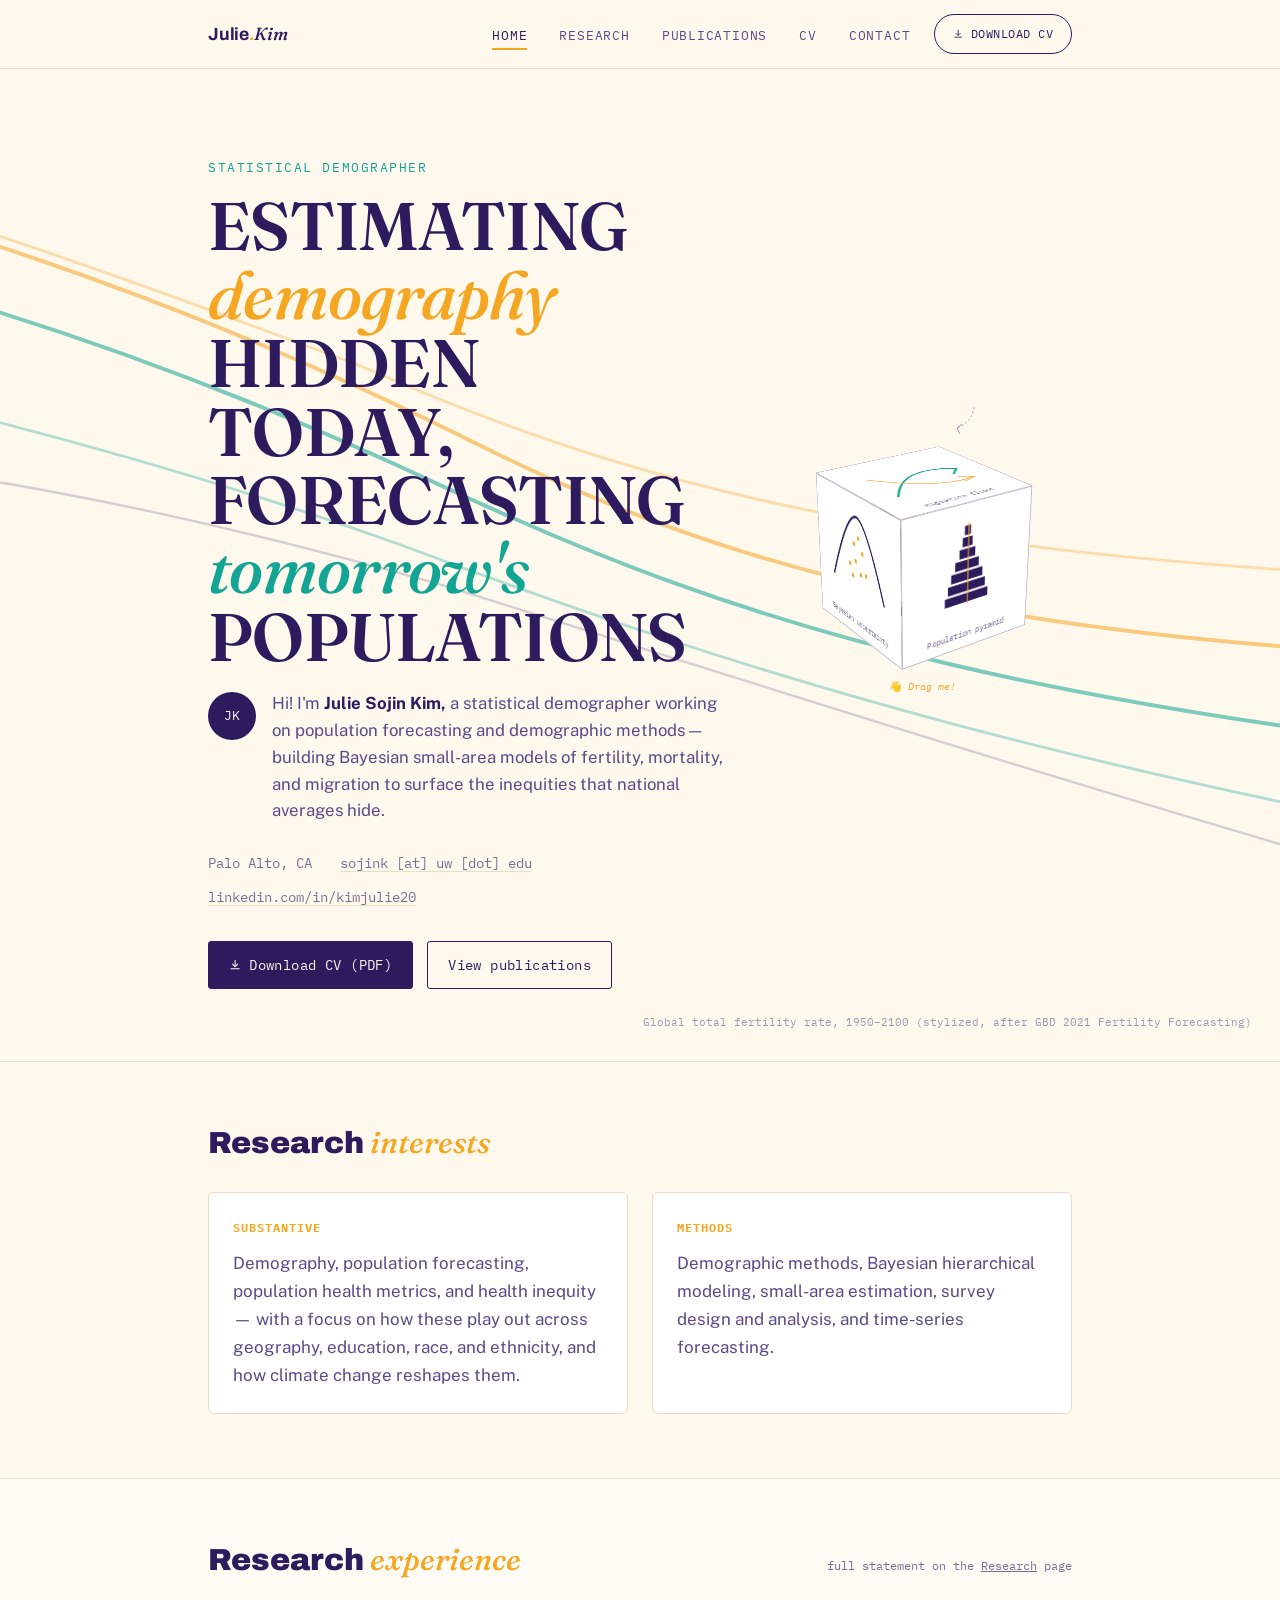
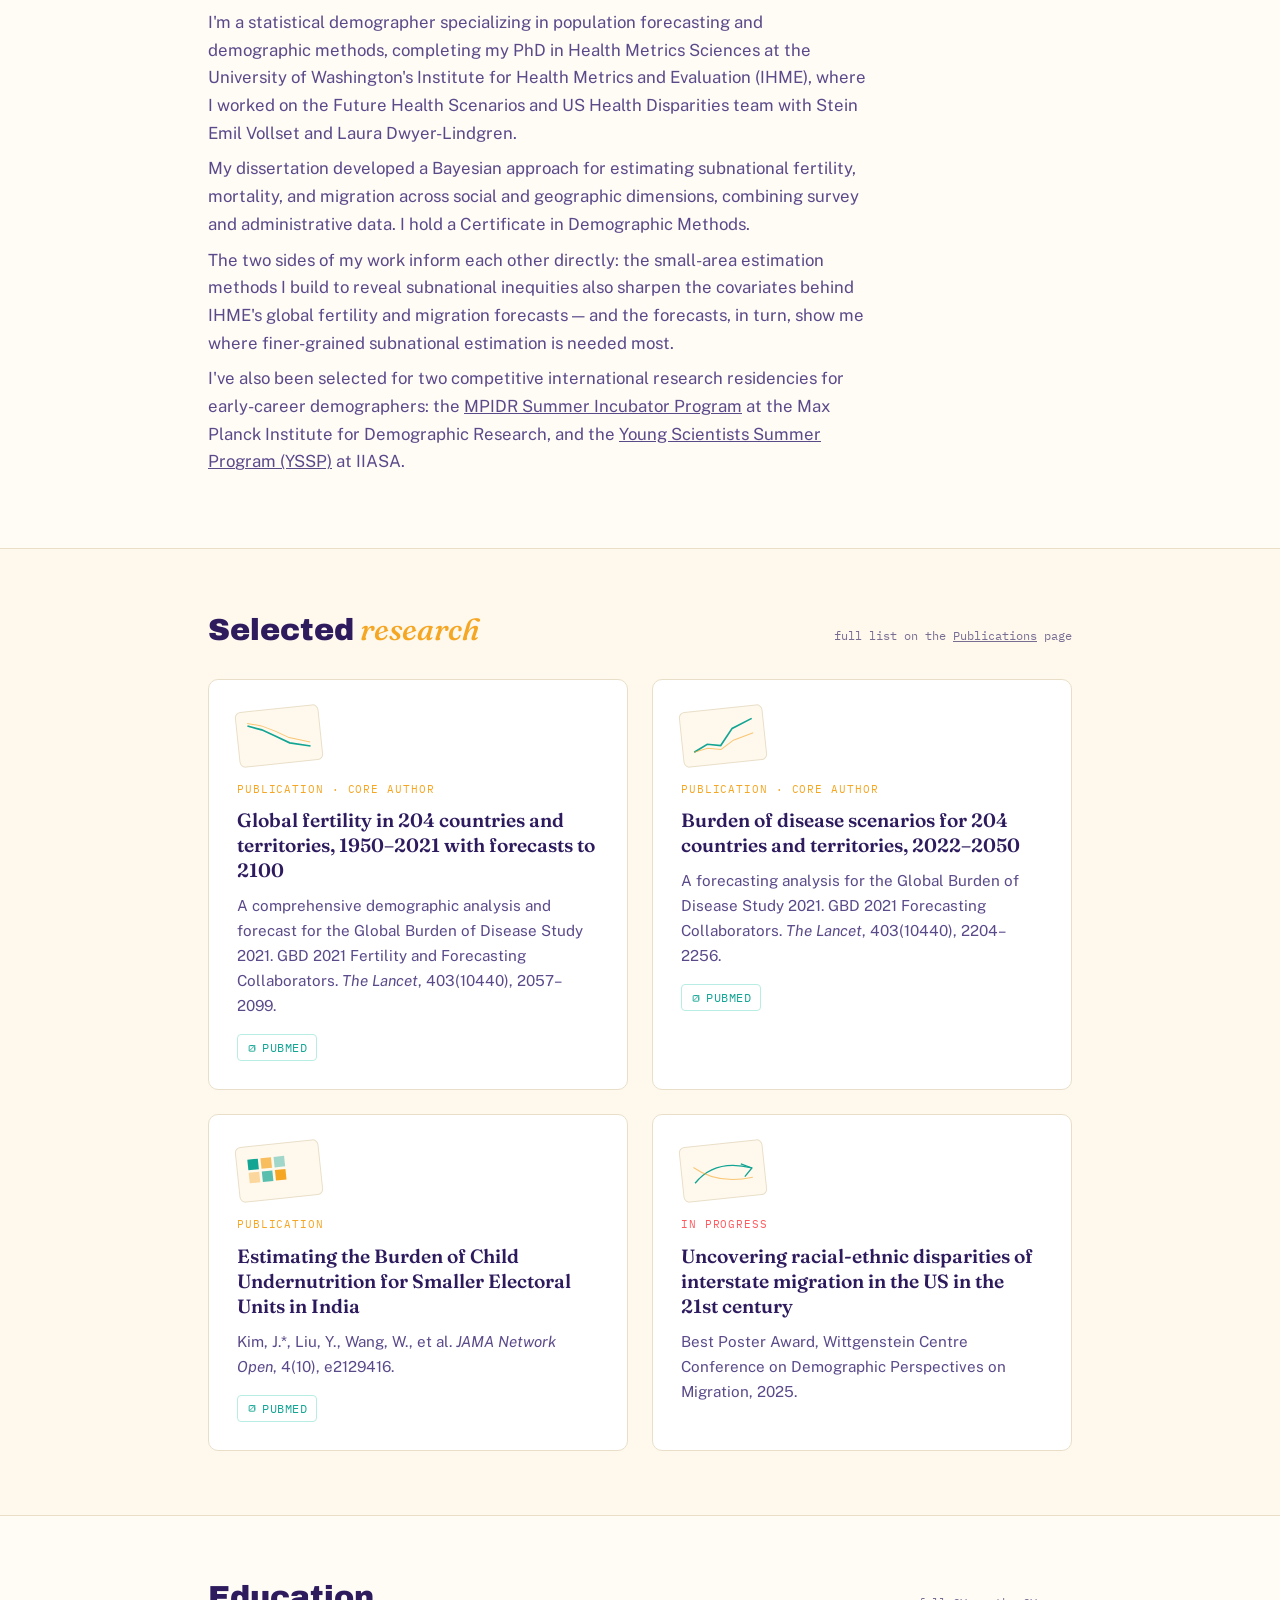
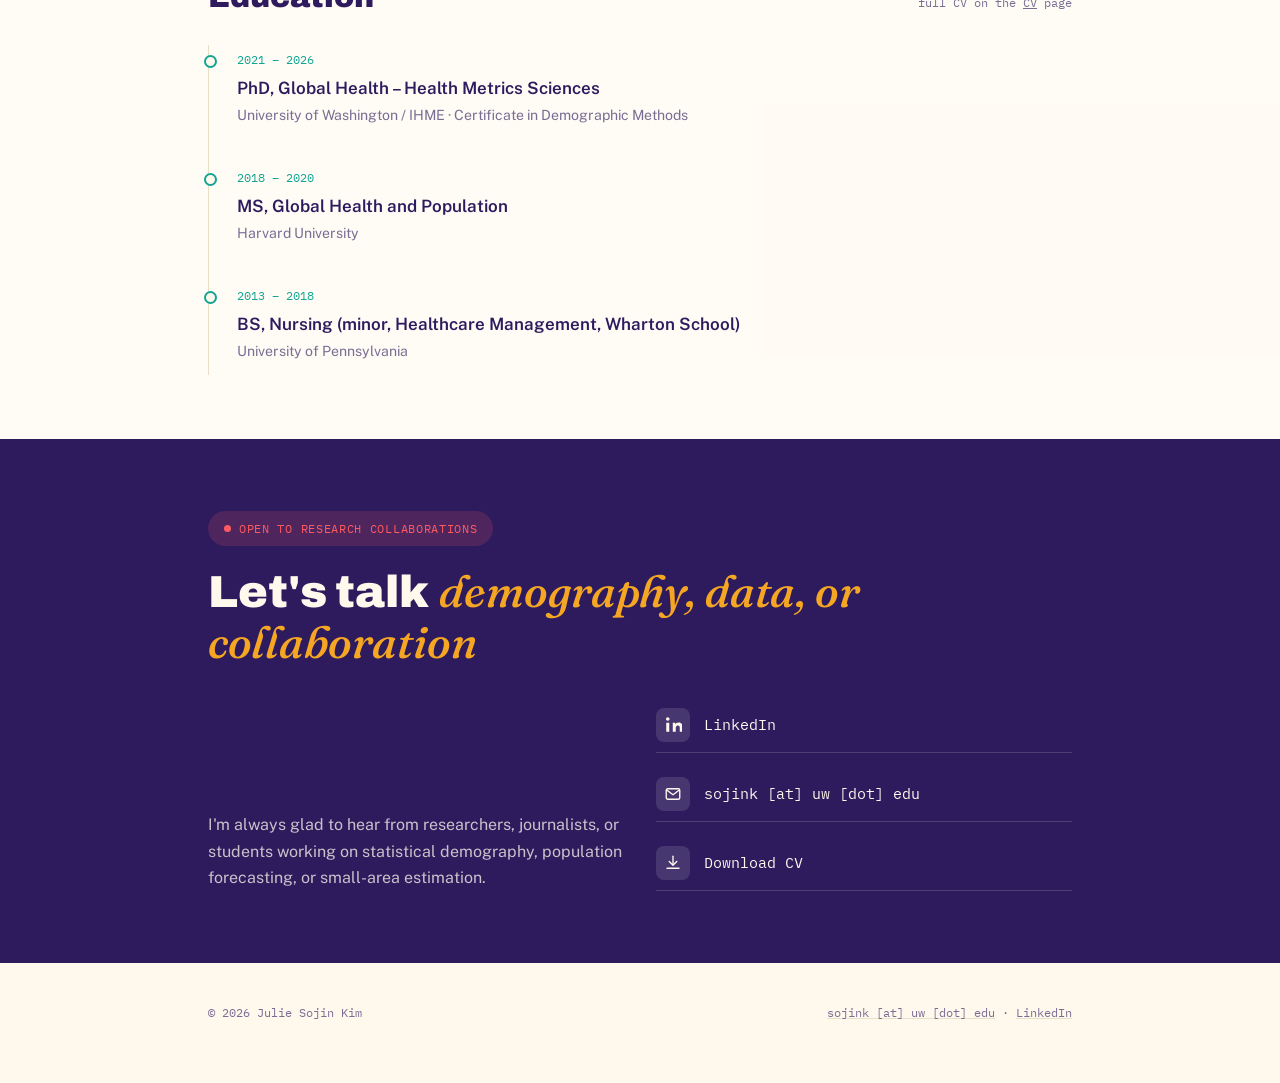
<file: index.html>
<!doctype html>
<html lang="en">
<head>
<meta charset="utf-8">
<meta name="viewport" content="width=device-width, initial-scale=1">
<title>Julie Sojin Kim — Demography &amp; Population Health Metrics</title>
<meta name="description" content="Julie Sojin Kim, PhD, is a statistical demographer specializing in population forecasting, demographic methods, and Bayesian small-area estimation of fertility, mortality, and migration.">
<link rel="preconnect" href="https://fonts.googleapis.com">
<link rel="preconnect" href="https://fonts.gstatic.com" crossorigin>
<link href="https://fonts.googleapis.com/css2?family=Archivo:wght@700;900&family=Fraunces:ital,opsz,wght@0,9..144,500;0,9..144,600;1,9..144,500;1,9..144,600&family=Public+Sans:wght@400;500;600&family=IBM+Plex+Mono:wght@400;500&display=swap" rel="stylesheet">
<link rel="stylesheet" href="assets/css/style.css">
</head>
<body>
<a class="skip-link" href="#main">Skip to content</a>

<header class="site-header">
  <div class="wrap">
    <a class="brand" href="index.html">Julie<span class="dot">.</span><span class="brand-italic">Kim</span></a>
    <div class="header-right">
      <button class="nav-toggle" aria-expanded="false" aria-controls="main-nav">Menu</button>
      <nav class="main-nav" id="main-nav">
        <ul>
          <li><a href="index.html" aria-current="page">Home</a></li>
          <li><a href="research.html">Research</a></li>
          <li><a href="publications.html">Publications</a></li>
          <li><a href="cv.html">CV</a></li>
          <li><a href="contact.html">Contact</a></li>
        </ul>
      </nav>
      <a class="nav-cta" href="assets/cv/Julie_Sojin_Kim_CV.pdf"><svg class="icon-inline" viewBox="0 0 24 24" fill="none" xmlns="http://www.w3.org/2000/svg" aria-hidden="true"><path d="M12 3v11" stroke="currentColor" stroke-width="2" stroke-linecap="round"/><path d="M7 10l5 5 5-5" stroke="currentColor" stroke-width="2" stroke-linecap="round" stroke-linejoin="round"/><path d="M4 19h16" stroke="currentColor" stroke-width="2" stroke-linecap="round"/></svg> Download CV</a>
    </div>
  </div>
</header>

<main id="main">

  <section class="hero">
    <svg class="hero-chart" viewBox="0 0 1200 500" preserveAspectRatio="xMidYMid slice" aria-hidden="true">
      <path class="tfr-line" d="M0,60 C200,90 350,140 500,210 C650,280 800,330 1200,360" fill="none" stroke="#12A594" stroke-width="2"/>
      <path class="tfr-line" d="M0,20 C220,60 380,120 520,190 C680,270 850,300 1200,300" fill="none" stroke="#F5A623" stroke-width="2"/>
      <path class="tfr-line" d="M0,120 C180,150 340,190 480,240 C640,300 820,360 1200,420" fill="none" stroke="#12A594" stroke-width="1.4" opacity="0.6"/>
      <path class="tfr-line" d="M0,10 C160,40 300,90 460,150 C620,220 780,260 1200,260" fill="none" stroke="#F5A623" stroke-width="1.4" opacity="0.6"/>
      <path class="tfr-line" d="M0,180 C220,190 360,220 500,260 C660,310 840,370 1200,470" fill="none" stroke="#2D1B5E" stroke-width="1.2" opacity="0.35"/>
    </svg>
    <div class="wrap">
      <div class="hero-grid">
        <div>
          <p class="eyebrow">Statistical Demographer</p>
          <h1 class="headline-big">Estimating <span class="accent">demography</span> hidden today, forecasting <span class="accent-teal">tomorrow's</span> populations</h1>
          <div class="intro-row">
            <span class="avatar-monogram" aria-hidden="true">JK</span>
            <p>Hi! I'm <b>Julie Sojin Kim,</b> a statistical demographer working on population forecasting and demographic methods — building Bayesian small-area models of fertility, mortality, and migration to surface the inequities that national averages hide.</p>
          </div>
          <div class="hero-meta">
            <span>Palo Alto, CA</span>
            <a href="mailto:sojink@uw.edu">sojink [at] uw [dot] edu</a>
            <a href="https://www.linkedin.com/in/kimjulie20" target="_blank" rel="noopener">linkedin.com/in/kimjulie20</a>
          </div>
          <div class="hero-cta">
            <a class="btn btn-primary" href="assets/cv/Julie_Sojin_Kim_CV.pdf"><svg class="icon-inline" viewBox="0 0 24 24" fill="none" xmlns="http://www.w3.org/2000/svg" aria-hidden="true"><path d="M12 3v11" stroke="currentColor" stroke-width="2" stroke-linecap="round"/><path d="M7 10l5 5 5-5" stroke="currentColor" stroke-width="2" stroke-linecap="round" stroke-linejoin="round"/><path d="M4 19h16" stroke="currentColor" stroke-width="2" stroke-linecap="round"/></svg> Download CV (PDF)</a>
            <a class="btn btn-ghost" href="publications.html">View publications</a>
          </div>
        </div>
        <div class="cube-scene">
          <div class="cube-stage" role="button" tabindex="0" aria-label="Decorative rotating cube of demographic visualizations — drag or hover to spin">
            <svg class="drag-arrow" viewBox="0 0 60 60" xmlns="http://www.w3.org/2000/svg" aria-hidden="true">
              <path d="M50,4 Q46,30 22,38" fill="none" stroke="currentColor" stroke-width="1.6" stroke-dasharray="3,4"/>
              <path d="M30,32 L22,38 L26,48" fill="none" stroke="currentColor" stroke-width="1.6"/>
            </svg>
            <div class="cube">
              <div class="cube-face front">
                <svg viewBox="0 0 100 100" xmlns="http://www.w3.org/2000/svg" aria-hidden="true">
                  <!-- population pyramid -->
                  <g fill="#2D1B5E"><rect x="46" y="10" width="6" height="8"/><rect x="44" y="20" width="10" height="8"/><rect x="41" y="30" width="16" height="8"/><rect x="37" y="40" width="24" height="8"/><rect x="33" y="50" width="32" height="8"/><rect x="30" y="60" width="38" height="8"/><rect x="27" y="70" width="44" height="8"/></g>
                  <line x1="50" y1="8" x2="50" y2="80" stroke="#F5A623" stroke-width="1"/>
                </svg>
                <span class="cube-face-label">Population pyramid</span>
              </div>
              <div class="cube-face back">
                <svg viewBox="0 0 100 100" xmlns="http://www.w3.org/2000/svg" aria-hidden="true">
                  <!-- small-area choropleth -->
                  <g stroke="#FFF8ED" stroke-width="1.5">
                    <rect x="10" y="10" width="26" height="26" fill="#2D1B5E"/><rect x="36" y="10" width="26" height="26" fill="#12A594" opacity="0.55"/><rect x="62" y="10" width="26" height="26" fill="#F5A623" opacity="0.4"/>
                    <rect x="10" y="36" width="26" height="26" fill="#F5A623" opacity="0.75"/><rect x="36" y="36" width="26" height="26" fill="#2D1B5E" opacity="0.85"/><rect x="62" y="36" width="26" height="26" fill="#12A594" opacity="0.3"/>
                    <rect x="10" y="62" width="26" height="26" fill="#12A594"/><rect x="36" y="62" width="26" height="26" fill="#F5A623" opacity="0.5"/><rect x="62" y="62" width="26" height="26" fill="#2D1B5E" opacity="0.4"/>
                  </g>
                </svg>
                <span class="cube-face-label">Small-area estimation</span>
              </div>
              <div class="cube-face right">
                <svg viewBox="0 0 100 100" xmlns="http://www.w3.org/2000/svg" aria-hidden="true">
                  <!-- forecast: solid past, dashed future -->
                  <polyline points="8,25 30,40 50,50" fill="none" stroke="#2D1B5E" stroke-width="3"/>
                  <polyline points="50,50 68,58 92,62" fill="none" stroke="#2D1B5E" stroke-width="3" stroke-dasharray="5,4"/>
                  <polyline points="50,50 68,66 92,78" fill="none" stroke="#F5A623" stroke-width="1.5" stroke-dasharray="3,3" opacity="0.7"/>
                  <polyline points="50,50 68,50 92,46" fill="none" stroke="#F5A623" stroke-width="1.5" stroke-dasharray="3,3" opacity="0.7"/>
                  <circle cx="50" cy="50" r="3" fill="#12A594"/>
                </svg>
                <span class="cube-face-label">Population forecasting</span>
              </div>
              <div class="cube-face left">
                <svg viewBox="0 0 100 100" xmlns="http://www.w3.org/2000/svg" aria-hidden="true">
                  <!-- Bayesian posterior draws -->
                  <path d="M10,75 Q35,10 50,10 Q65,10 90,75" fill="none" stroke="#2D1B5E" stroke-width="2"/>
                  <g fill="#F5A623">
                    <circle cx="38" cy="55" r="2"/><circle cx="45" cy="35" r="2"/><circle cx="52" cy="28" r="2"/><circle cx="58" cy="40" r="2"/><circle cx="63" cy="58" r="2"/><circle cx="47" cy="50" r="2"/><circle cx="55" cy="60" r="2"/><circle cx="42" cy="65" r="2"/>
                  </g>
                </svg>
                <span class="cube-face-label">Bayesian uncertainty</span>
              </div>
              <div class="cube-face top">
                <svg viewBox="0 0 100 100" xmlns="http://www.w3.org/2000/svg" aria-hidden="true">
                  <!-- migration flows -->
                  <path d="M10,80 Q50,20 90,50" fill="none" stroke="#12A594" stroke-width="2"/>
                  <path d="M78,42 L90,50 L80,60" fill="none" stroke="#12A594" stroke-width="2"/>
                  <path d="M10,30 Q50,85 90,75" fill="none" stroke="#F5A623" stroke-width="2" opacity="0.7"/>
                  <path d="M78,68 L90,75 L77,80" fill="none" stroke="#F5A623" stroke-width="2" opacity="0.7"/>
                </svg>
                <span class="cube-face-label">Migration flows</span>
              </div>
              <div class="cube-face bottom">
                <svg viewBox="0 0 100 100" xmlns="http://www.w3.org/2000/svg" aria-hidden="true">
                  <!-- survey harmonization: three sources converging into one -->
                  <rect x="13" y="8" width="15" height="15" fill="#2D1B5E"/>
                  <rect x="43" y="8" width="15" height="15" fill="#F5A623"/>
                  <rect x="73" y="8" width="14" height="15" fill="#12A594"/>
                  <path d="M22,25 L46,60" stroke="#2D1B5E" stroke-width="1.4" fill="none" stroke-dasharray="2,2"/>
                  <path d="M50,25 L50,60" stroke="#F5A623" stroke-width="1.4" fill="none" stroke-dasharray="2,2"/>
                  <path d="M79,25 L54,60" stroke="#12A594" stroke-width="1.4" fill="none" stroke-dasharray="2,2"/>
                  <rect x="36" y="62" width="28" height="26" fill="none" stroke="#2D1B5E" stroke-width="1.5"/>
                  <rect x="36" y="62" width="9.3" height="26" fill="#2D1B5E"/>
                  <rect x="45.3" y="62" width="9.3" height="26" fill="#F5A623"/>
                  <rect x="54.6" y="62" width="9.4" height="26" fill="#12A594"/>
                </svg>
                <span class="cube-face-label">Survey harmonization</span>
              </div>
            </div>
          </div>
          <p class="cube-caption">👋 <em>Drag me!</em></p>
        </div>
      </div>
    </div>
    <p class="chart-caption">Global total fertility rate, 1950–2100 (stylized, after GBD 2021 Fertility Forecasting)</p>
  </section>

  <section class="section" aria-labelledby="research-heading">
    <div class="wrap">
      <div class="section-head">
        <h2 id="research-heading" class="mixed-heading"><span class="mh-bold">Research</span> <span class="mh-italic">interests</span></h2>
      </div>
      <div class="interests-grid">
        <div class="interest-card">
          <h3>Substantive</h3>
          <p>Demography, population forecasting, population health metrics, and health inequity — with a focus on how these play out across geography, education, race, and ethnicity, and how climate change reshapes them.</p>
        </div>
        <div class="interest-card">
          <h3>Methods</h3>
          <p>Demographic methods, Bayesian hierarchical modeling, small-area estimation, survey design and analysis, and time-series forecasting.</p>
        </div>
      </div>
    </div>
  </section>

  <section class="section section-alt" aria-labelledby="current-heading">
    <div class="wrap">
      <div class="section-head">
        <h2 id="current-heading" class="mixed-heading"><span class="mh-bold">Research</span> <span class="mh-italic">experience</span></h2>
        <span class="section-note">full statement on the <a href="research.html">Research</a> page</span>
      </div>
      <p class="lede">I'm a statistical demographer specializing in population forecasting and demographic methods, completing my PhD in Health Metrics Sciences at the University of Washington's Institute for Health Metrics and Evaluation (IHME), where I worked on the Future Health Scenarios and US Health Disparities team with Stein Emil Vollset and Laura Dwyer-Lindgren.</p>
      <p class="lede">My dissertation developed a Bayesian approach for estimating subnational fertility, mortality, and migration across social and geographic dimensions, combining survey and administrative data. I hold a Certificate in Demographic Methods.</p>
      <p class="lede">The two sides of my work inform each other directly: the small-area estimation methods I build to reveal subnational inequities also sharpen the covariates behind IHME's global fertility and migration forecasts — and the forecasts, in turn, show me where finer-grained subnational estimation is needed most.</p>
      <p class="lede">I've also been selected for two competitive international research residencies for early-career demographers: the <a href="https://incubator.demogr.mpg.de/" target="_blank" rel="noopener">MPIDR Summer Incubator Program</a> at the Max Planck Institute for Demographic Research, and the <a href="https://iiasa.ac.at/early-career/yssp" target="_blank" rel="noopener">Young Scientists Summer Program (YSSP)</a> at IIASA.</p>
    </div>
  </section>

  <section class="section" aria-labelledby="selected-heading">
    <div class="wrap">
      <div class="section-head">
        <h2 id="selected-heading" class="mixed-heading"><span class="mh-bold">Selected</span> <span class="mh-italic">research</span></h2>
        <span class="section-note">full list on the <a href="publications.html">Publications</a> page</span>
      </div>
      <div class="case-grid">
        <div class="case-card">
          <div class="case-visual"><svg viewBox="0 0 100 60" xmlns="http://www.w3.org/2000/svg"><polyline points="4,10 25,18 45,30 65,42 96,50" fill="none" stroke="#12A594" stroke-width="2.5"/><polyline points="4,6 25,12 45,22 65,34 96,44" fill="none" stroke="#F5A623" stroke-width="1.5" opacity="0.6"/></svg></div>
          <p class="case-eyebrow">Publication · Core author</p>
          <p class="case-title">Global fertility in 204 countries and territories, 1950–2021 with forecasts to 2100</p>
          <p class="case-desc">A comprehensive demographic analysis and forecast for the Global Burden of Disease Study 2021. GBD 2021 Fertility and Forecasting Collaborators. <em>The Lancet</em>, 403(10440), 2057–2099.</p>
          <a class="pubmed-link" href="https://pubmed.ncbi.nlm.nih.gov/38521087/" target="_blank" rel="noopener"><svg class="icon-inline" viewBox="0 0 24 24" fill="none" xmlns="http://www.w3.org/2000/svg" aria-hidden="true"><path d="M9 6h9v9" stroke="currentColor" stroke-width="2" stroke-linecap="round" stroke-linejoin="round"/><path d="M18 6L7 17" stroke="currentColor" stroke-width="2" stroke-linecap="round"/><path d="M13 6H6a1 1 0 00-1 1v11a1 1 0 001 1h11a1 1 0 001-1v-7" stroke="currentColor" stroke-width="2" stroke-linecap="round" stroke-linejoin="round"/></svg> PubMed</a>
        </div>
        <div class="case-card">
          <div class="case-visual"><svg viewBox="0 0 100 60" xmlns="http://www.w3.org/2000/svg"><polyline points="4,50 25,40 45,44 65,20 96,8" fill="none" stroke="#12A594" stroke-width="2.5"/><polyline points="4,50 25,46 45,50 65,38 96,30" fill="none" stroke="#F5A623" stroke-width="1.5" opacity="0.6"/></svg></div>
          <p class="case-eyebrow">Publication · Core author</p>
          <p class="case-title">Burden of disease scenarios for 204 countries and territories, 2022–2050</p>
          <p class="case-desc">A forecasting analysis for the Global Burden of Disease Study 2021. GBD 2021 Forecasting Collaborators. <em>The Lancet</em>, 403(10440), 2204–2256.</p>
          <a class="pubmed-link" href="https://pubmed.ncbi.nlm.nih.gov/38762325/" target="_blank" rel="noopener"><svg class="icon-inline" viewBox="0 0 24 24" fill="none" xmlns="http://www.w3.org/2000/svg" aria-hidden="true"><path d="M9 6h9v9" stroke="currentColor" stroke-width="2" stroke-linecap="round" stroke-linejoin="round"/><path d="M18 6L7 17" stroke="currentColor" stroke-width="2" stroke-linecap="round"/><path d="M13 6H6a1 1 0 00-1 1v11a1 1 0 001 1h11a1 1 0 001-1v-7" stroke="currentColor" stroke-width="2" stroke-linecap="round" stroke-linejoin="round"/></svg> PubMed</a>
        </div>
        <div class="case-card">
          <div class="case-visual"><svg viewBox="0 0 100 60" xmlns="http://www.w3.org/2000/svg"><rect x="4" y="8" width="16" height="16" fill="#12A594"/><rect x="24" y="8" width="16" height="16" fill="#F5A623" opacity="0.7"/><rect x="44" y="8" width="16" height="16" fill="#12A594" opacity="0.4"/><rect x="4" y="28" width="16" height="16" fill="#F5A623" opacity="0.4"/><rect x="24" y="28" width="16" height="16" fill="#12A594" opacity="0.7"/><rect x="44" y="28" width="16" height="16" fill="#F5A623"/></svg></div>
          <p class="case-eyebrow">Publication</p>
          <p class="case-title">Estimating the Burden of Child Undernutrition for Smaller Electoral Units in India</p>
          <p class="case-desc">Kim, J.*, Liu, Y., Wang, W., et al. <em>JAMA Network Open</em>, 4(10), e2129416.</p>
          <a class="pubmed-link" href="https://pubmed.ncbi.nlm.nih.gov/34714345/" target="_blank" rel="noopener"><svg class="icon-inline" viewBox="0 0 24 24" fill="none" xmlns="http://www.w3.org/2000/svg" aria-hidden="true"><path d="M9 6h9v9" stroke="currentColor" stroke-width="2" stroke-linecap="round" stroke-linejoin="round"/><path d="M18 6L7 17" stroke="currentColor" stroke-width="2" stroke-linecap="round"/><path d="M13 6H6a1 1 0 00-1 1v11a1 1 0 001 1h11a1 1 0 001-1v-7" stroke="currentColor" stroke-width="2" stroke-linecap="round" stroke-linejoin="round"/></svg> PubMed</a>
        </div>
        <div class="case-card">
          <div class="case-visual"><svg viewBox="0 0 100 60" xmlns="http://www.w3.org/2000/svg"><path d="M6,44 Q40,10 94,30" fill="none" stroke="#12A594" stroke-width="2"/><path d="M78,22 L94,30 L82,42" fill="none" stroke="#12A594" stroke-width="2"/><path d="M6,20 Q40,50 94,44" fill="none" stroke="#F5A623" stroke-width="1.5" opacity="0.6"/></svg></div>
          <p class="case-eyebrow case-eyebrow-coral">In progress</p>
          <p class="case-title">Uncovering racial-ethnic disparities of interstate migration in the US in the 21st century</p>
          <p class="case-desc">Best Poster Award, Wittgenstein Centre Conference on Demographic Perspectives on Migration, 2025.</p>
        </div>
      </div>
    </div>
  </section>

  <section class="section section-alt" aria-labelledby="education-heading">
    <div class="wrap">
      <div class="section-head">
        <h2 id="education-heading" class="mixed-heading"><span class="mh-bold">Education</span></h2>
        <span class="section-note">full CV on the <a href="cv.html">CV</a> page</span>
      </div>
      <ul class="timeline">
        <li>
          <span class="tl-date">2021 – 2026</span>
          <p class="tl-org">PhD, Global Health – Health Metrics Sciences</p>
          <p class="tl-loc">University of Washington / IHME · Certificate in Demographic Methods</p>
        </li>
        <li>
          <span class="tl-date">2018 – 2020</span>
          <p class="tl-org">MS, Global Health and Population</p>
          <p class="tl-loc">Harvard University</p>
        </li>
        <li>
          <span class="tl-date">2013 – 2018</span>
          <p class="tl-org">BS, Nursing (minor, Healthcare Management, Wharton School)</p>
          <p class="tl-loc">University of Pennsylvania</p>
        </li>
      </ul>
    </div>
  </section>

</main>

<section class="cta-panel">
  <div class="wrap">
    <span class="badge-pill"><span class="dot"></span> Open to research collaborations</span>
    <h2 class="mixed-heading"><span class="mh-bold">Let's talk</span> <span class="mh-italic">demography, data, or collaboration</span></h2>
    <div class="cta-grid">
      <p style="color: var(--paper); opacity:0.75; max-width:44ch; margin:0; font-size:1rem;">I'm always glad to hear from researchers, journalists, or students working on statistical demography, population forecasting, or small-area estimation.</p>
      <ul class="cta-contact-list">
        <li><a href="https://www.linkedin.com/in/kimjulie20" target="_blank" rel="noopener"><span class="cta-icon"><svg viewBox="0 0 24 24" fill="none" xmlns="http://www.w3.org/2000/svg" aria-hidden="true"><rect x="3" y="9" width="4" height="12" fill="currentColor"/><circle cx="5" cy="4" r="2.4" fill="currentColor"/><path d="M11 9h4v2.2c.9-1.5 2.4-2.5 4.5-2.5 3.4 0 5.5 2.1 5.5 6.3V21h-4v-5.4c0-1.9-.8-3.1-2.4-3.1-1.4 0-2.3.9-2.7 1.9-.1.3-.2.8-.2 1.3V21h-4V9z" fill="currentColor"/></svg></span> LinkedIn</a></li>
        <li><a href="mailto:sojink@uw.edu"><span class="cta-icon"><svg viewBox="0 0 24 24" fill="none" xmlns="http://www.w3.org/2000/svg" aria-hidden="true"><rect x="3" y="5" width="18" height="14" rx="2" stroke="currentColor" stroke-width="1.8"/><path d="M4 7l8 6 8-6" stroke="currentColor" stroke-width="1.8" stroke-linecap="round" stroke-linejoin="round"/></svg></span> sojink [at] uw [dot] edu</a></li>
        <li><a href="assets/cv/Julie_Sojin_Kim_CV.pdf"><span class="cta-icon"><svg viewBox="0 0 24 24" fill="none" xmlns="http://www.w3.org/2000/svg" aria-hidden="true"><path d="M12 3v11" stroke="currentColor" stroke-width="1.8" stroke-linecap="round"/><path d="M7 10l5 5 5-5" stroke="currentColor" stroke-width="1.8" stroke-linecap="round" stroke-linejoin="round"/><path d="M4 19h16" stroke="currentColor" stroke-width="1.8" stroke-linecap="round"/></svg></span> Download CV</a></li>
      </ul>
    </div>
  </div>
</section>

<footer class="site-footer">
  <div class="wrap">
    <span>© 2026 Julie Sojin Kim</span>
    <span><a href="mailto:sojink@uw.edu">sojink [at] uw [dot] edu</a> · <a href="https://www.linkedin.com/in/kimjulie20" target="_blank" rel="noopener">LinkedIn</a></span>
  </div>
</footer>

<script src="assets/js/main.js"></script>
</body>
</html>
</file>
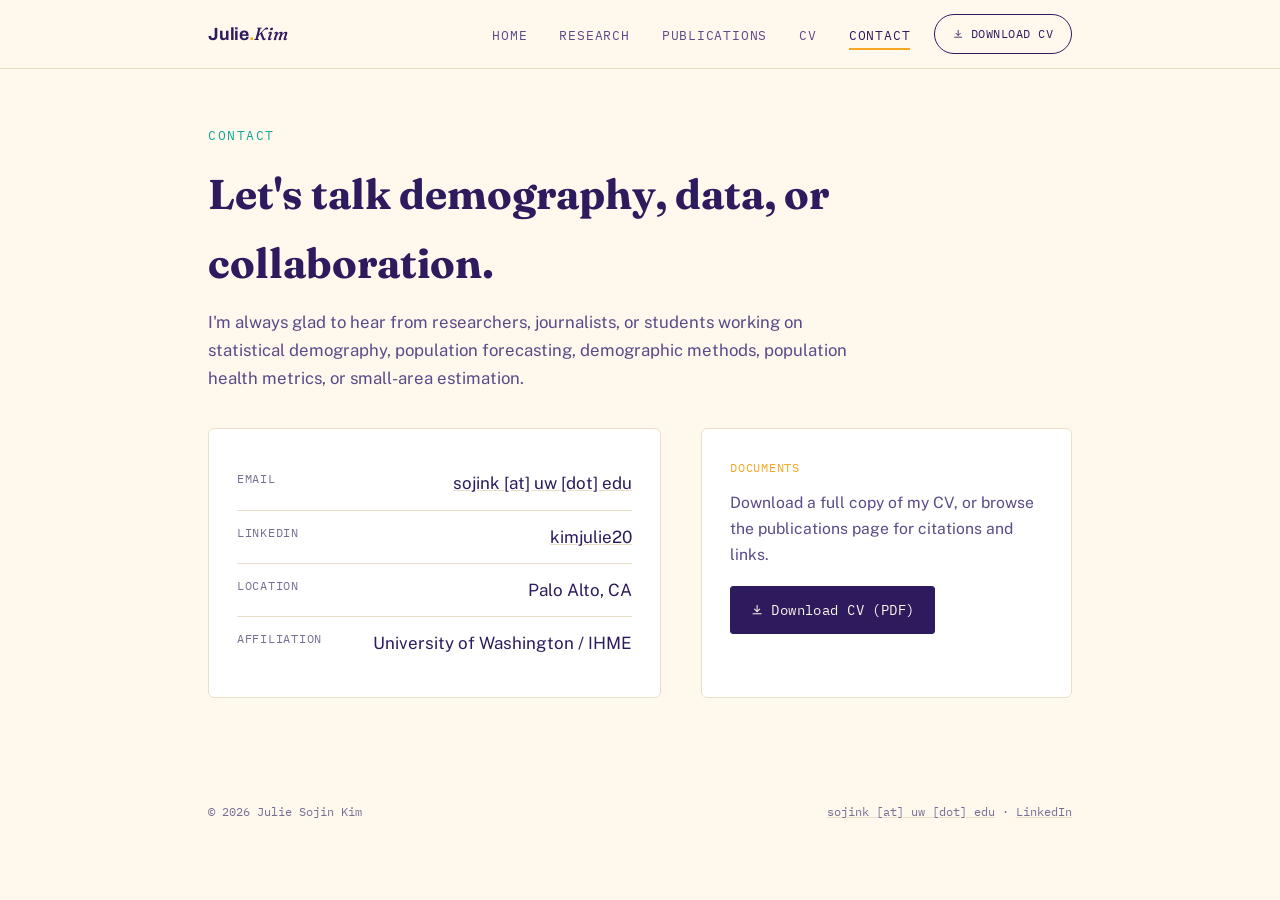
<file: contact.html>
<!doctype html>
<html lang="en">
<head>
<meta charset="utf-8">
<meta name="viewport" content="width=device-width, initial-scale=1">
<title>Contact — Julie Sojin Kim</title>
<meta name="description" content="Get in touch with Julie Sojin Kim.">
<link rel="preconnect" href="https://fonts.googleapis.com">
<link rel="preconnect" href="https://fonts.gstatic.com" crossorigin>
<link href="https://fonts.googleapis.com/css2?family=Archivo:wght@700;900&family=Fraunces:ital,opsz,wght@0,9..144,500;0,9..144,600;1,9..144,500;1,9..144,600&family=Public+Sans:wght@400;500;600&family=IBM+Plex+Mono:wght@400;500&display=swap" rel="stylesheet">
<link rel="stylesheet" href="assets/css/style.css">
</head>
<body>
<a class="skip-link" href="#main">Skip to content</a>

<header class="site-header">
  <div class="wrap">
    <a class="brand" href="index.html">Julie<span class="dot">.</span><span class="brand-italic">Kim</span></a>
    <div class="header-right">
      <button class="nav-toggle" aria-expanded="false" aria-controls="main-nav">Menu</button>
      <nav class="main-nav" id="main-nav">
        <ul>
          <li><a href="index.html">Home</a></li>
          <li><a href="research.html">Research</a></li>
          <li><a href="publications.html">Publications</a></li>
          <li><a href="cv.html">CV</a></li>
          <li><a href="contact.html" aria-current="page">Contact</a></li>
        </ul>
      </nav>
      <a class="nav-cta" href="assets/cv/Julie_Sojin_Kim_CV.pdf"><svg class="icon-inline" viewBox="0 0 24 24" fill="none" xmlns="http://www.w3.org/2000/svg" aria-hidden="true"><path d="M12 3v11" stroke="currentColor" stroke-width="2" stroke-linecap="round"/><path d="M7 10l5 5 5-5" stroke="currentColor" stroke-width="2" stroke-linecap="round" stroke-linejoin="round"/><path d="M4 19h16" stroke="currentColor" stroke-width="2" stroke-linecap="round"/></svg> Download CV</a>
    </div>
  </div>
</header>

<main id="main">
  <section class="section" style="padding-top:56px;">
    <div class="wrap">
      <p class="eyebrow">Contact</p>
      <h1 style="font-family:var(--font-display); font-size:clamp(2rem,4vw,2.6rem); margin:0 0 12px;">Let's talk demography, data, or collaboration.</h1>
      <p class="lede">I'm always glad to hear from researchers, journalists, or students working on statistical demography, population forecasting, demographic methods, population health metrics, or small-area estimation.</p>

      <div class="contact-grid" style="margin-top:36px;">
        <div class="contact-card">
          <ul class="contact-list">
            <li><span class="label">Email</span><span class="value"><a href="mailto:sojink@uw.edu">sojink [at] uw [dot] edu</a></span></li>
            <li><span class="label">LinkedIn</span><span class="value"><a href="https://www.linkedin.com/in/kimjulie20" target="_blank" rel="noopener">kimjulie20</a></span></li>
            <li><span class="label">Location</span><span class="value">Palo Alto, CA</span></li>
            <li><span class="label">Affiliation</span><span class="value">University of Washington / IHME</span></li>
          </ul>
        </div>
        <div class="contact-card">
          <p style="margin:0 0 12px; font-family:var(--font-mono); font-size:0.78rem; letter-spacing:0.06em; text-transform:uppercase; color:var(--gold);">Documents</p>
          <p class="lede" style="font-size:0.98rem; margin-bottom:18px;">Download a full copy of my CV, or browse the publications page for citations and links.</p>
          <a class="btn btn-primary" href="assets/cv/Julie_Sojin_Kim_CV.pdf"><svg class="icon-inline" viewBox="0 0 24 24" fill="none" xmlns="http://www.w3.org/2000/svg" aria-hidden="true"><path d="M12 3v11" stroke="currentColor" stroke-width="2" stroke-linecap="round"/><path d="M7 10l5 5 5-5" stroke="currentColor" stroke-width="2" stroke-linecap="round" stroke-linejoin="round"/><path d="M4 19h16" stroke="currentColor" stroke-width="2" stroke-linecap="round"/></svg> Download CV (PDF)</a>
        </div>
      </div>
    </div>
  </section>
</main>

<footer class="site-footer">
  <div class="wrap">
    <span>© 2026 Julie Sojin Kim</span>
    <span><a href="mailto:sojink@uw.edu">sojink [at] uw [dot] edu</a> · <a href="https://www.linkedin.com/in/kimjulie20" target="_blank" rel="noopener">LinkedIn</a></span>
  </div>
</footer>

<script src="assets/js/main.js"></script>
</body>
</html>
</file>
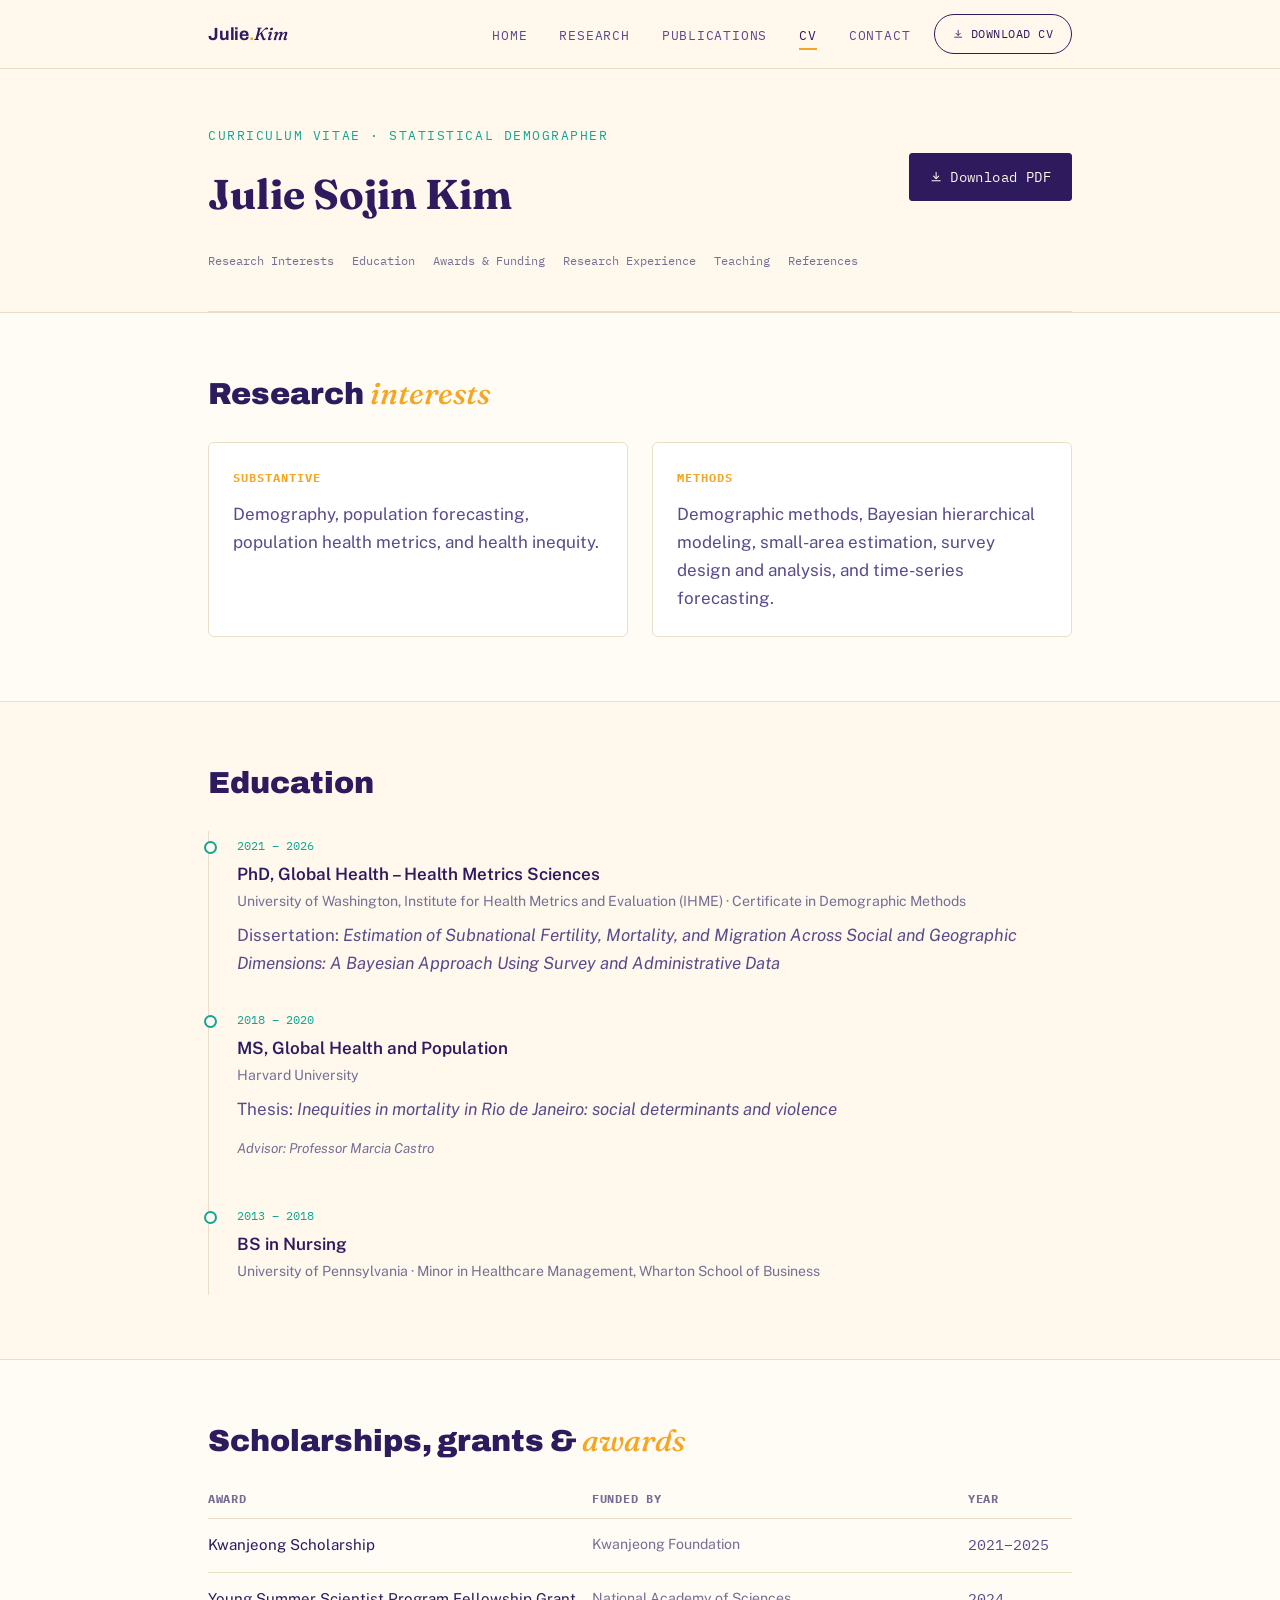
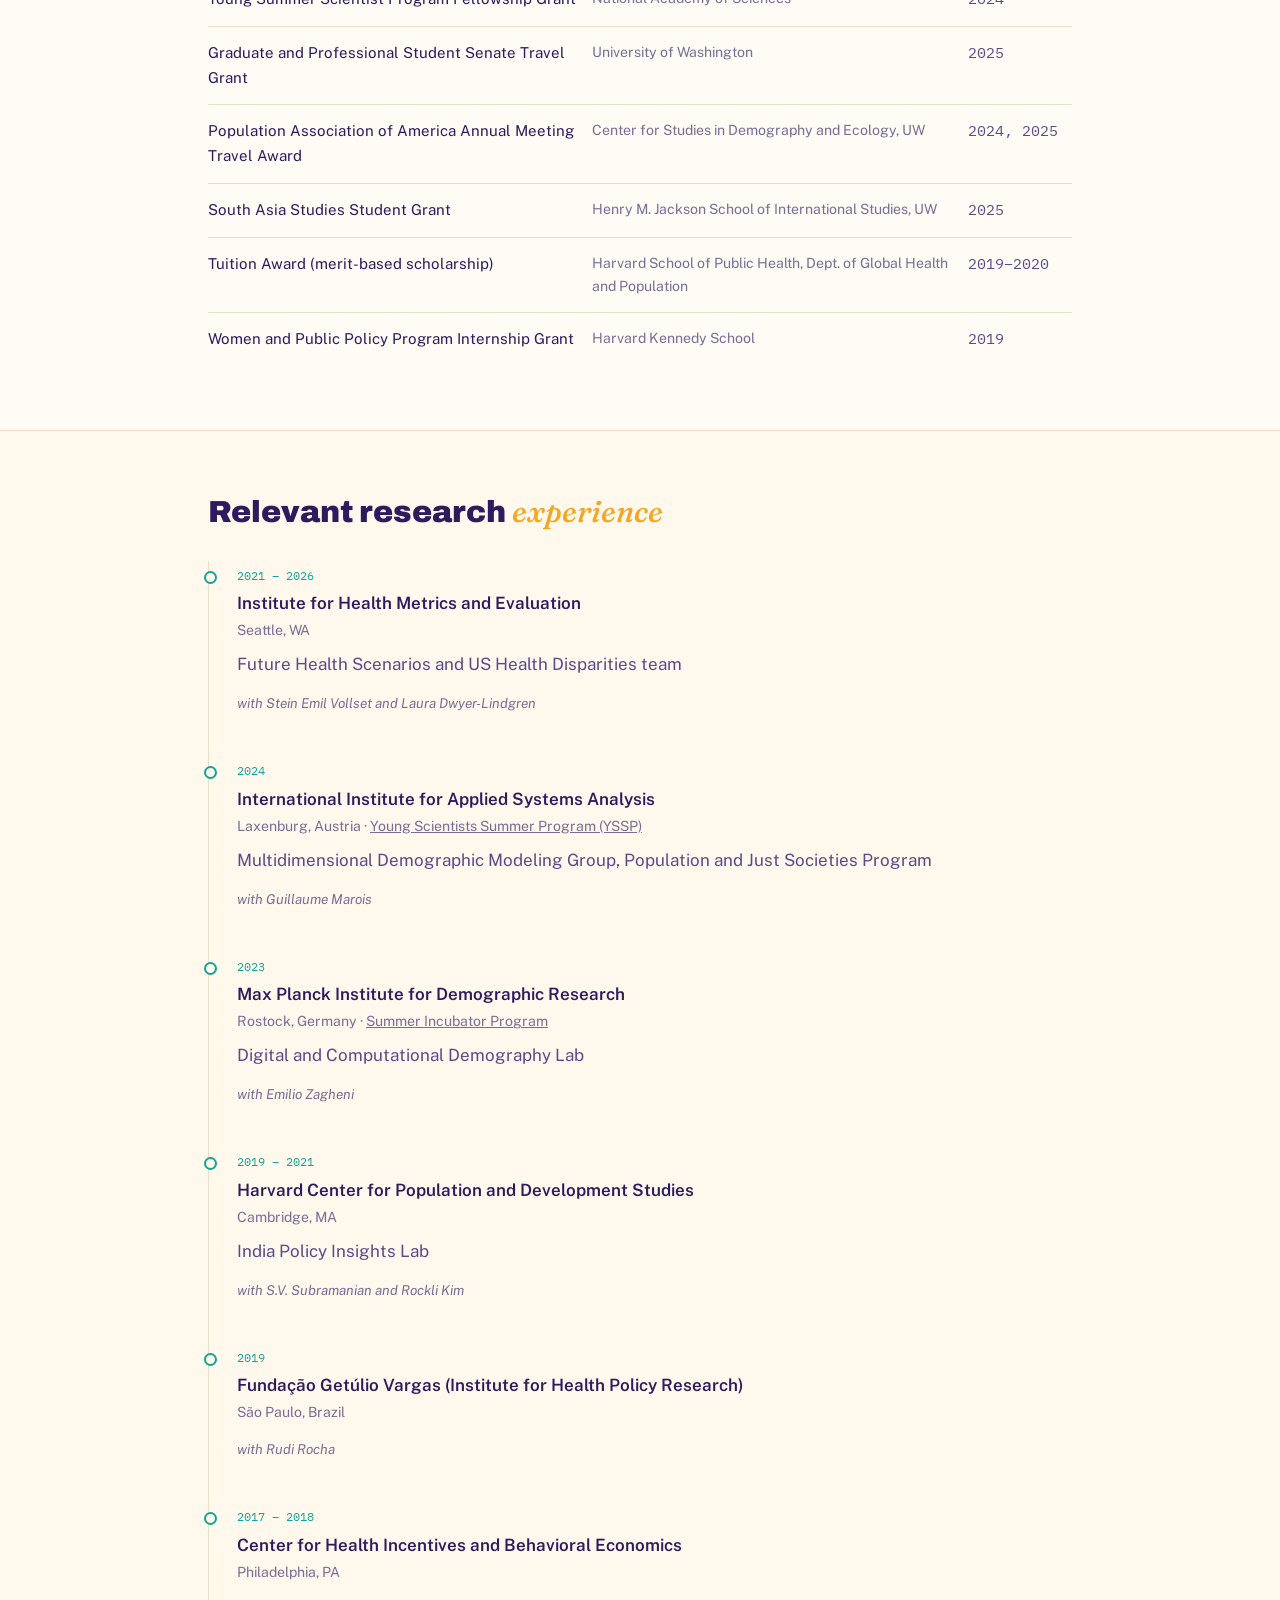
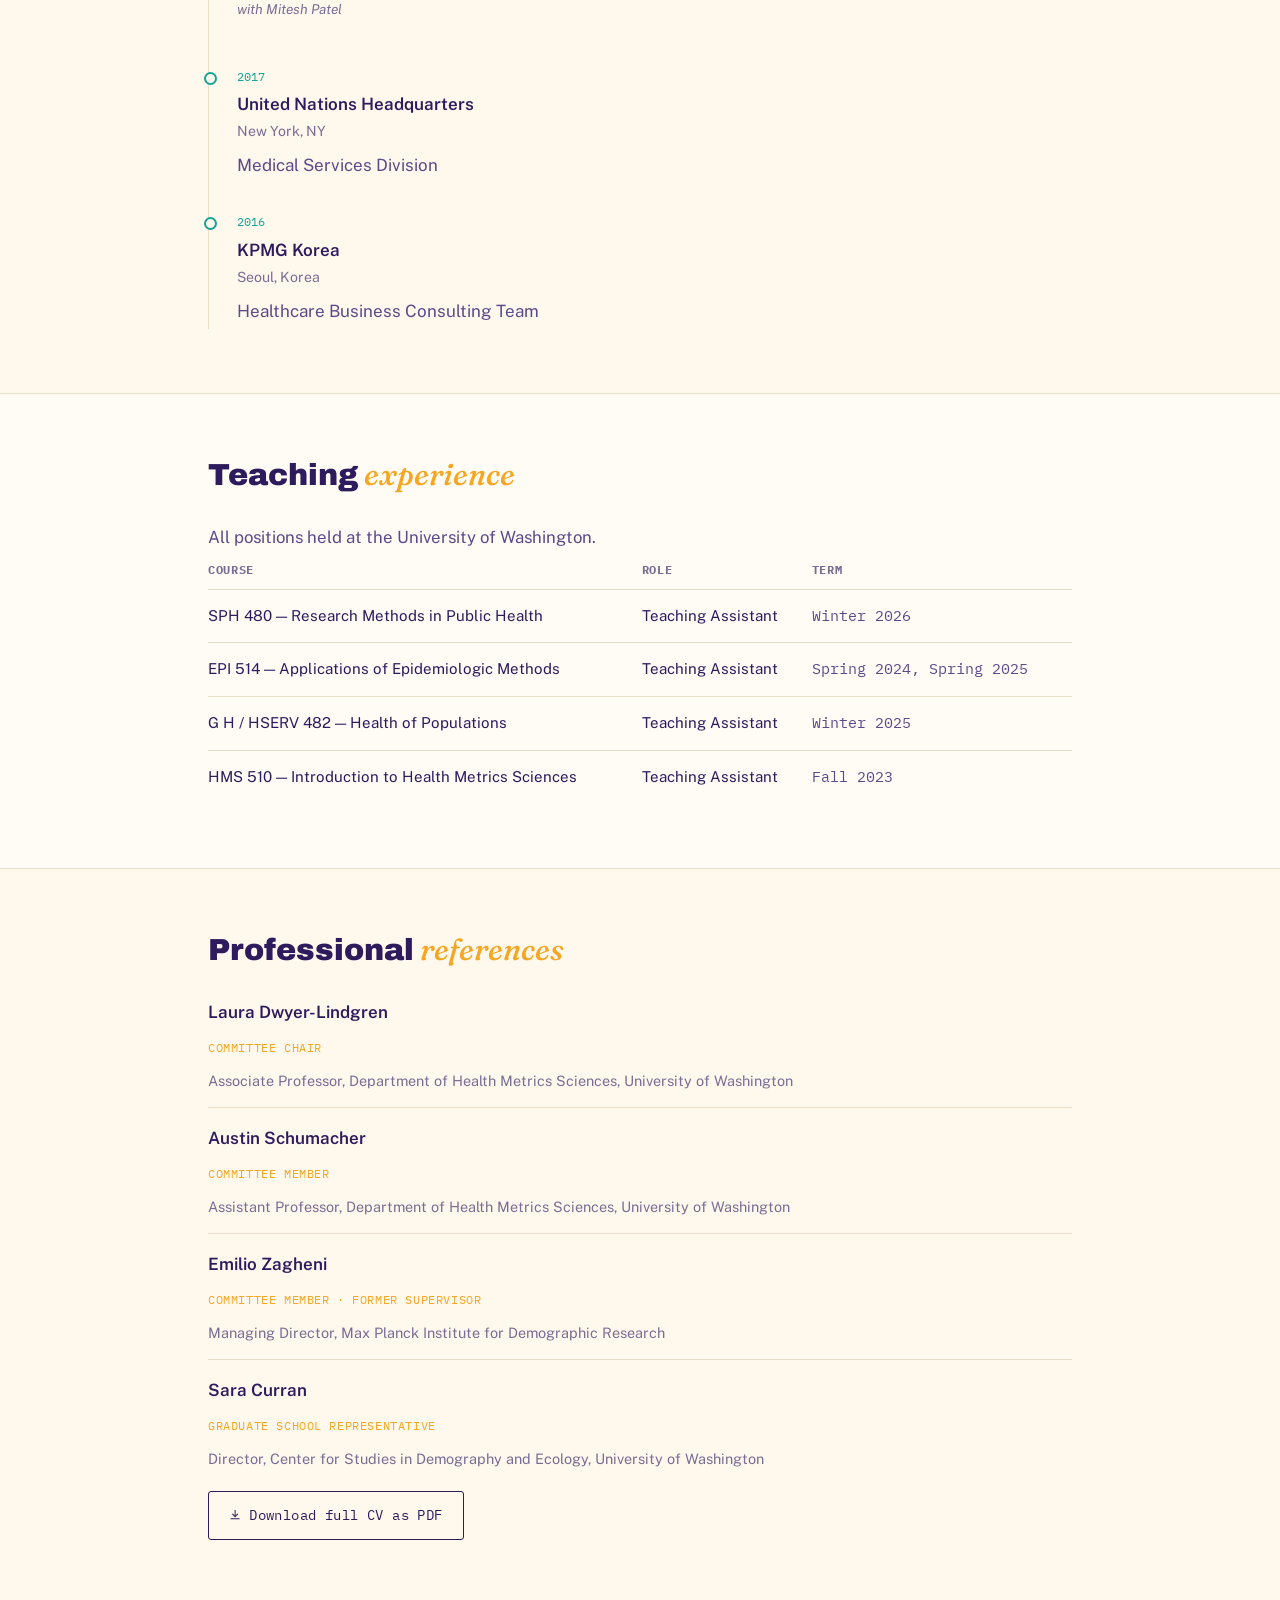
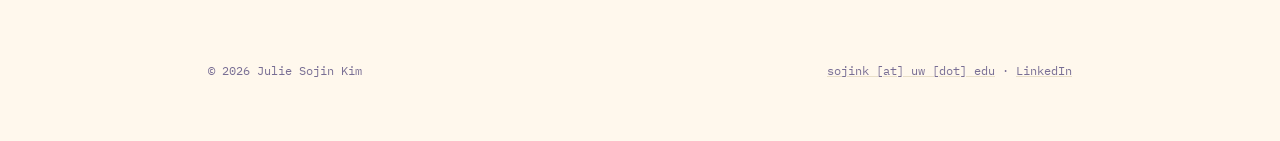
<file: cv.html>
<!doctype html>
<html lang="en">
<head>
<meta charset="utf-8">
<meta name="viewport" content="width=device-width, initial-scale=1">
<title>CV — Julie Sojin Kim</title>
<meta name="description" content="Full curriculum vitae for Julie Sojin Kim: education, awards, research experience, teaching, and references.">
<link rel="preconnect" href="https://fonts.googleapis.com">
<link rel="preconnect" href="https://fonts.gstatic.com" crossorigin>
<link href="https://fonts.googleapis.com/css2?family=Archivo:wght@700;900&family=Fraunces:ital,opsz,wght@0,9..144,500;0,9..144,600;1,9..144,500;1,9..144,600&family=Public+Sans:wght@400;500;600&family=IBM+Plex+Mono:wght@400;500&display=swap" rel="stylesheet">
<link rel="stylesheet" href="assets/css/style.css">
</head>
<body>
<a class="skip-link" href="#main">Skip to content</a>

<header class="site-header">
  <div class="wrap">
    <a class="brand" href="index.html">Julie<span class="dot">.</span><span class="brand-italic">Kim</span></a>
    <div class="header-right">
      <button class="nav-toggle" aria-expanded="false" aria-controls="main-nav">Menu</button>
      <nav class="main-nav" id="main-nav">
        <ul>
          <li><a href="index.html">Home</a></li>
          <li><a href="research.html">Research</a></li>
          <li><a href="publications.html">Publications</a></li>
          <li><a href="cv.html" aria-current="page">CV</a></li>
          <li><a href="contact.html">Contact</a></li>
        </ul>
      </nav>
      <a class="nav-cta" href="assets/cv/Julie_Sojin_Kim_CV.pdf"><svg class="icon-inline" viewBox="0 0 24 24" fill="none" xmlns="http://www.w3.org/2000/svg" aria-hidden="true"><path d="M12 3v11" stroke="currentColor" stroke-width="2" stroke-linecap="round"/><path d="M7 10l5 5 5-5" stroke="currentColor" stroke-width="2" stroke-linecap="round" stroke-linejoin="round"/><path d="M4 19h16" stroke="currentColor" stroke-width="2" stroke-linecap="round"/></svg> Download CV</a>
    </div>
  </div>
</header>

<main id="main">

  <section class="section" style="padding-top:56px; padding-bottom:0;">
    <div class="wrap">
      <div class="cv-toolbar">
        <div>
          <p class="eyebrow">Curriculum Vitae · Statistical Demographer</p>
          <h1 style="font-family:var(--font-display); font-size:clamp(2rem,4vw,2.6rem); margin:0;">Julie Sojin Kim</h1>
        </div>
        <a class="btn btn-primary" href="assets/cv/Julie_Sojin_Kim_CV.pdf"><svg class="icon-inline" viewBox="0 0 24 24" fill="none" xmlns="http://www.w3.org/2000/svg" aria-hidden="true"><path d="M12 3v11" stroke="currentColor" stroke-width="2" stroke-linecap="round"/><path d="M7 10l5 5 5-5" stroke="currentColor" stroke-width="2" stroke-linecap="round" stroke-linejoin="round"/><path d="M4 19h16" stroke="currentColor" stroke-width="2" stroke-linecap="round"/></svg> Download PDF</a>
      </div>
      <nav class="cv-subnav" aria-label="CV sections">
        <a href="#interests">Research Interests</a>
        <a href="#education">Education</a>
        <a href="#awards">Awards &amp; Funding</a>
        <a href="#experience">Research Experience</a>
        <a href="#teaching">Teaching</a>
        <a href="#references">References</a>
      </nav>
    </div>
  </section>

  <section class="section section-alt" id="interests" aria-labelledby="interests-h">
    <div class="wrap">
      <div class="section-head"><h2 id="interests-h" class="mixed-heading"><span class="mh-bold">Research</span> <span class="mh-italic">interests</span></h2></div>
      <div class="interests-grid">
        <div class="interest-card">
          <h3>Substantive</h3>
          <p>Demography, population forecasting, population health metrics, and health inequity.</p>
        </div>
        <div class="interest-card">
          <h3>Methods</h3>
          <p>Demographic methods, Bayesian hierarchical modeling, small-area estimation, survey design and analysis, and time-series forecasting.</p>
        </div>
      </div>
    </div>
  </section>

  <section class="section" id="education" aria-labelledby="education-h">
    <div class="wrap">
      <div class="section-head"><h2 id="education-h" class="mixed-heading"><span class="mh-bold">Education</span></h2></div>
      <ul class="timeline">
        <li>
          <span class="tl-date">2021 – 2026</span>
          <p class="tl-org">PhD, Global Health – Health Metrics Sciences</p>
          <p class="tl-loc">University of Washington, Institute for Health Metrics and Evaluation (IHME) · Certificate in Demographic Methods</p>
          <p class="tl-detail">Dissertation: <em>Estimation of Subnational Fertility, Mortality, and Migration Across Social and Geographic Dimensions: A Bayesian Approach Using Survey and Administrative Data</em></p>
        </li>
        <li>
          <span class="tl-date">2018 – 2020</span>
          <p class="tl-org">MS, Global Health and Population</p>
          <p class="tl-loc">Harvard University</p>
          <p class="tl-detail">Thesis: <em>Inequities in mortality in Rio de Janeiro: social determinants and violence</em></p>
          <p class="tl-sup">Advisor: Professor Marcia Castro</p>
        </li>
        <li>
          <span class="tl-date">2013 – 2018</span>
          <p class="tl-org">BS in Nursing</p>
          <p class="tl-loc">University of Pennsylvania · Minor in Healthcare Management, Wharton School of Business</p>
        </li>
      </ul>
    </div>
  </section>

  <section class="section section-alt" id="awards" aria-labelledby="awards-h">
    <div class="wrap">
      <div class="section-head"><h2 id="awards-h" class="mixed-heading"><span class="mh-bold">Scholarships, grants &amp;</span> <span class="mh-italic">awards</span></h2></div>
      <table class="data-table">
        <thead>
          <tr><th>Award</th><th>Funded by</th><th>Year</th></tr>
        </thead>
        <tbody>
          <tr>
            <td>Kwanjeong Scholarship</td>
            <td class="org">Kwanjeong Foundation</td>
            <td class="yr">2021–2025</td>
          </tr>
          <tr>
            <td>Young Summer Scientist Program Fellowship Grant</td>
            <td class="org">National Academy of Sciences</td>
            <td class="yr">2024</td>
          </tr>
          <tr>
            <td>Graduate and Professional Student Senate Travel Grant</td>
            <td class="org">University of Washington</td>
            <td class="yr">2025</td>
          </tr>
          <tr>
            <td>Population Association of America Annual Meeting Travel Award</td>
            <td class="org">Center for Studies in Demography and Ecology, UW</td>
            <td class="yr">2024, 2025</td>
          </tr>
          <tr>
            <td>South Asia Studies Student Grant</td>
            <td class="org">Henry M. Jackson School of International Studies, UW</td>
            <td class="yr">2025</td>
          </tr>
          <tr>
            <td>Tuition Award (merit-based scholarship)</td>
            <td class="org">Harvard School of Public Health, Dept. of Global Health and Population</td>
            <td class="yr">2019–2020</td>
          </tr>
          <tr>
            <td>Women and Public Policy Program Internship Grant</td>
            <td class="org">Harvard Kennedy School</td>
            <td class="yr">2019</td>
          </tr>
        </tbody>
      </table>
    </div>
  </section>

  <section class="section" id="experience" aria-labelledby="experience-h">
    <div class="wrap">
      <div class="section-head"><h2 id="experience-h" class="mixed-heading"><span class="mh-bold">Relevant research</span> <span class="mh-italic">experience</span></h2></div>
      <ul class="timeline">
        <li>
          <span class="tl-date">2021 – 2026</span>
          <p class="tl-org">Institute for Health Metrics and Evaluation</p>
          <p class="tl-loc">Seattle, WA</p>
          <p class="tl-detail">Future Health Scenarios and US Health Disparities team</p>
          <p class="tl-sup">with Stein Emil Vollset and Laura Dwyer-Lindgren</p>
        </li>
        <li>
          <span class="tl-date">2024</span>
          <p class="tl-org">International Institute for Applied Systems Analysis</p>
          <p class="tl-loc">Laxenburg, Austria · <a href="https://iiasa.ac.at/early-career/yssp" target="_blank" rel="noopener">Young Scientists Summer Program (YSSP)</a></p>
          <p class="tl-detail">Multidimensional Demographic Modeling Group, Population and Just Societies Program</p>
          <p class="tl-sup">with Guillaume Marois</p>
        </li>
        <li>
          <span class="tl-date">2023</span>
          <p class="tl-org">Max Planck Institute for Demographic Research</p>
          <p class="tl-loc">Rostock, Germany · <a href="https://incubator.demogr.mpg.de/" target="_blank" rel="noopener">Summer Incubator Program</a></p>
          <p class="tl-detail">Digital and Computational Demography Lab</p>
          <p class="tl-sup">with Emilio Zagheni</p>
        </li>
        <li>
          <span class="tl-date">2019 – 2021</span>
          <p class="tl-org">Harvard Center for Population and Development Studies</p>
          <p class="tl-loc">Cambridge, MA</p>
          <p class="tl-detail">India Policy Insights Lab</p>
          <p class="tl-sup">with S.V. Subramanian and Rockli Kim</p>
        </li>
        <li>
          <span class="tl-date">2019</span>
          <p class="tl-org">Fundação Getúlio Vargas (Institute for Health Policy Research)</p>
          <p class="tl-loc">São Paulo, Brazil</p>
          <p class="tl-sup">with Rudi Rocha</p>
        </li>
        <li>
          <span class="tl-date">2017 – 2018</span>
          <p class="tl-org">Center for Health Incentives and Behavioral Economics</p>
          <p class="tl-loc">Philadelphia, PA</p>
          <p class="tl-sup">with Mitesh Patel</p>
        </li>
        <li>
          <span class="tl-date">2017</span>
          <p class="tl-org">United Nations Headquarters</p>
          <p class="tl-loc">New York, NY</p>
          <p class="tl-detail">Medical Services Division</p>
        </li>
        <li>
          <span class="tl-date">2016</span>
          <p class="tl-org">KPMG Korea</p>
          <p class="tl-loc">Seoul, Korea</p>
          <p class="tl-detail">Healthcare Business Consulting Team</p>
        </li>
      </ul>
    </div>
  </section>

  <section class="section section-alt" id="teaching" aria-labelledby="teaching-h">
    <div class="wrap">
      <div class="section-head"><h2 id="teaching-h" class="mixed-heading"><span class="mh-bold">Teaching</span> <span class="mh-italic">experience</span></h2></div>
      <p class="lede">All positions held at the University of Washington.</p>
      <table class="data-table">
        <thead>
          <tr><th>Course</th><th>Role</th><th>Term</th></tr>
        </thead>
        <tbody>
          <tr><td>SPH 480 — Research Methods in Public Health</td><td>Teaching Assistant</td><td class="yr">Winter 2026</td></tr>
          <tr><td>EPI 514 — Applications of Epidemiologic Methods</td><td>Teaching Assistant</td><td class="yr">Spring 2024, Spring 2025</td></tr>
          <tr><td>G H / HSERV 482 — Health of Populations</td><td>Teaching Assistant</td><td class="yr">Winter 2025</td></tr>
          <tr><td>HMS 510 — Introduction to Health Metrics Sciences</td><td>Teaching Assistant</td><td class="yr">Fall 2023</td></tr>
        </tbody>
      </table>
    </div>
  </section>

  <section class="section" id="references" aria-labelledby="references-h">
    <div class="wrap">
      <div class="section-head"><h2 id="references-h" class="mixed-heading"><span class="mh-bold">Professional</span> <span class="mh-italic">references</span></h2></div>
      <ul class="reflist">
        <li>
          <p class="ref-name">Laura Dwyer-Lindgren</p>
          <p class="ref-role">Committee chair</p>
          <p class="ref-org">Associate Professor, Department of Health Metrics Sciences, University of Washington</p>
        </li>
        <li>
          <p class="ref-name">Austin Schumacher</p>
          <p class="ref-role">Committee member</p>
          <p class="ref-org">Assistant Professor, Department of Health Metrics Sciences, University of Washington</p>
        </li>
        <li>
          <p class="ref-name">Emilio Zagheni</p>
          <p class="ref-role">Committee member · former supervisor</p>
          <p class="ref-org">Managing Director, Max Planck Institute for Demographic Research</p>
        </li>
        <li>
          <p class="ref-name">Sara Curran</p>
          <p class="ref-role">Graduate School Representative</p>
          <p class="ref-org">Director, Center for Studies in Demography and Ecology, University of Washington</p>
        </li>
      </ul>
      <p style="margin-top:20px;"><a class="btn btn-ghost" href="assets/cv/Julie_Sojin_Kim_CV.pdf"><svg class="icon-inline" viewBox="0 0 24 24" fill="none" xmlns="http://www.w3.org/2000/svg" aria-hidden="true"><path d="M12 3v11" stroke="currentColor" stroke-width="2" stroke-linecap="round"/><path d="M7 10l5 5 5-5" stroke="currentColor" stroke-width="2" stroke-linecap="round" stroke-linejoin="round"/><path d="M4 19h16" stroke="currentColor" stroke-width="2" stroke-linecap="round"/></svg> Download full CV as PDF</a></p>
    </div>
  </section>

</main>

<footer class="site-footer">
  <div class="wrap">
    <span>© 2026 Julie Sojin Kim</span>
    <span><a href="mailto:sojink@uw.edu">sojink [at] uw [dot] edu</a> · <a href="https://www.linkedin.com/in/kimjulie20" target="_blank" rel="noopener">LinkedIn</a></span>
  </div>
</footer>

<script src="assets/js/main.js"></script>
</body>
</html>
</file>
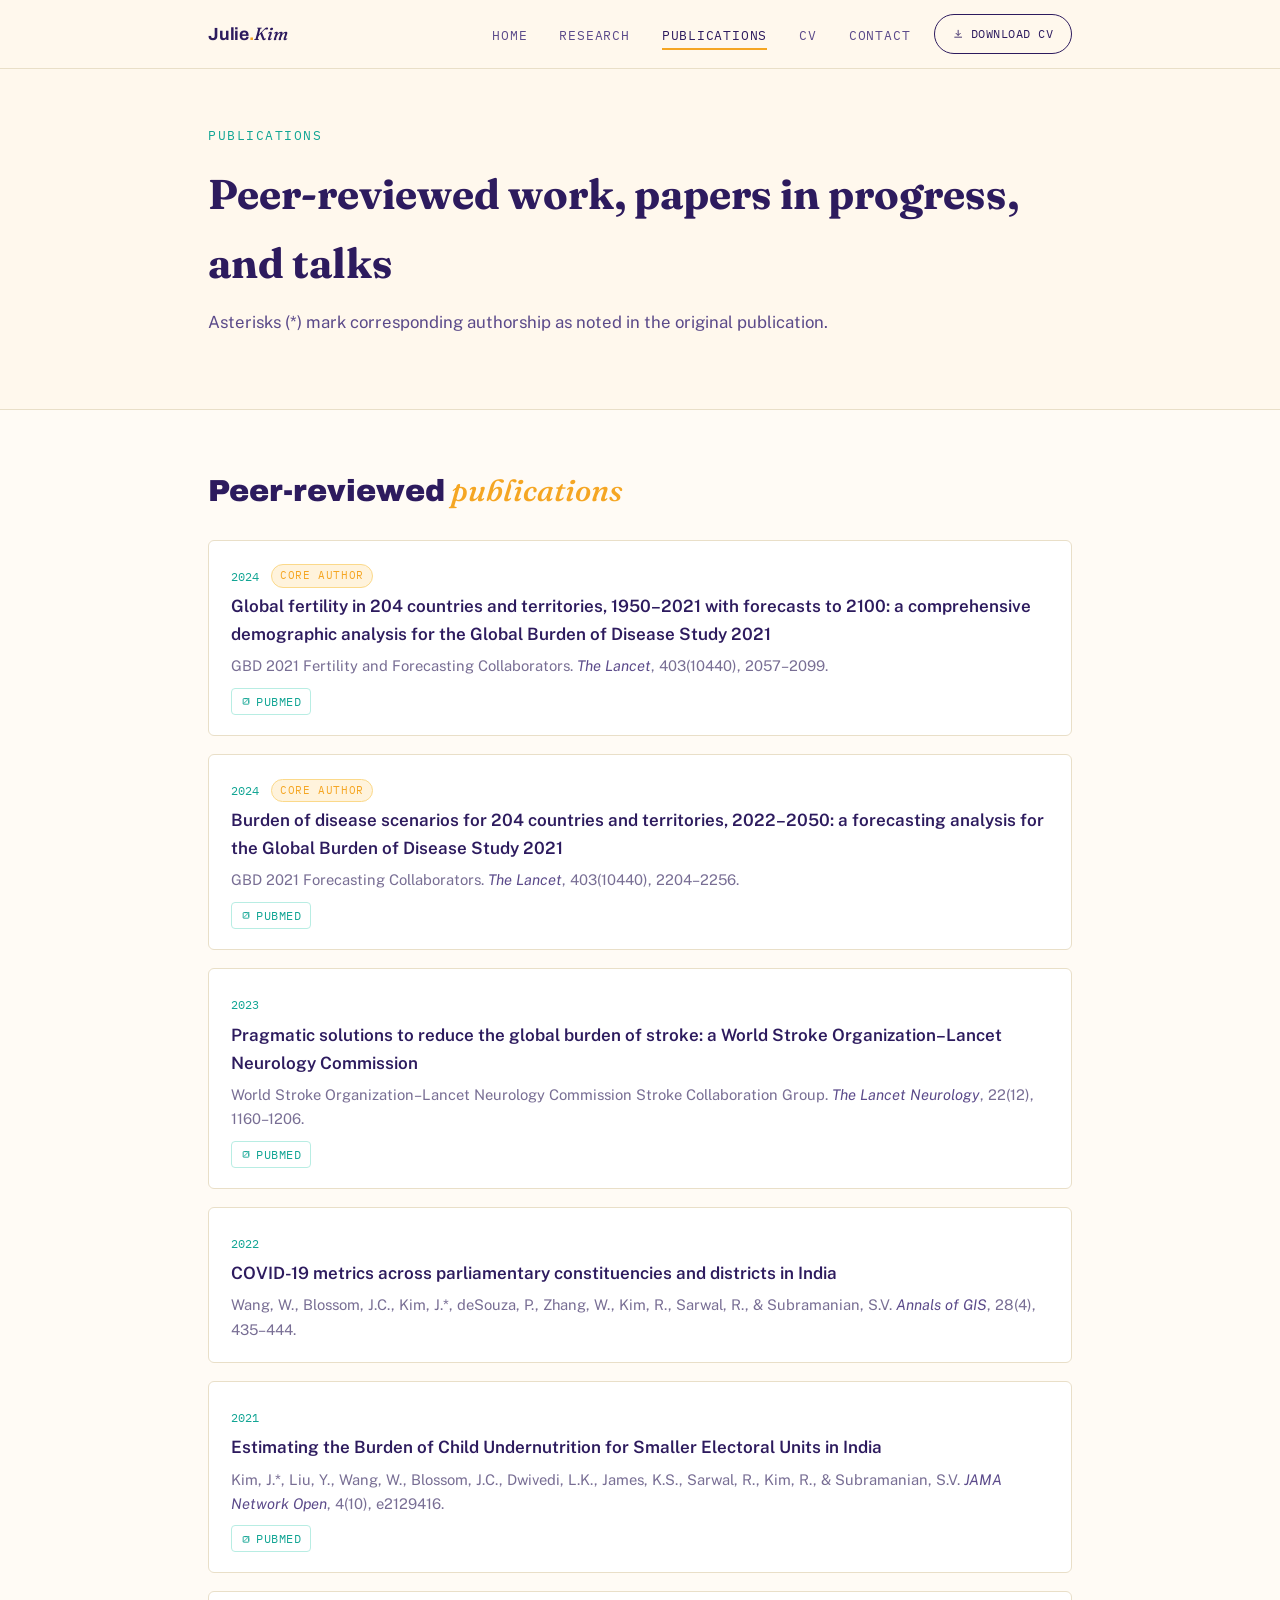
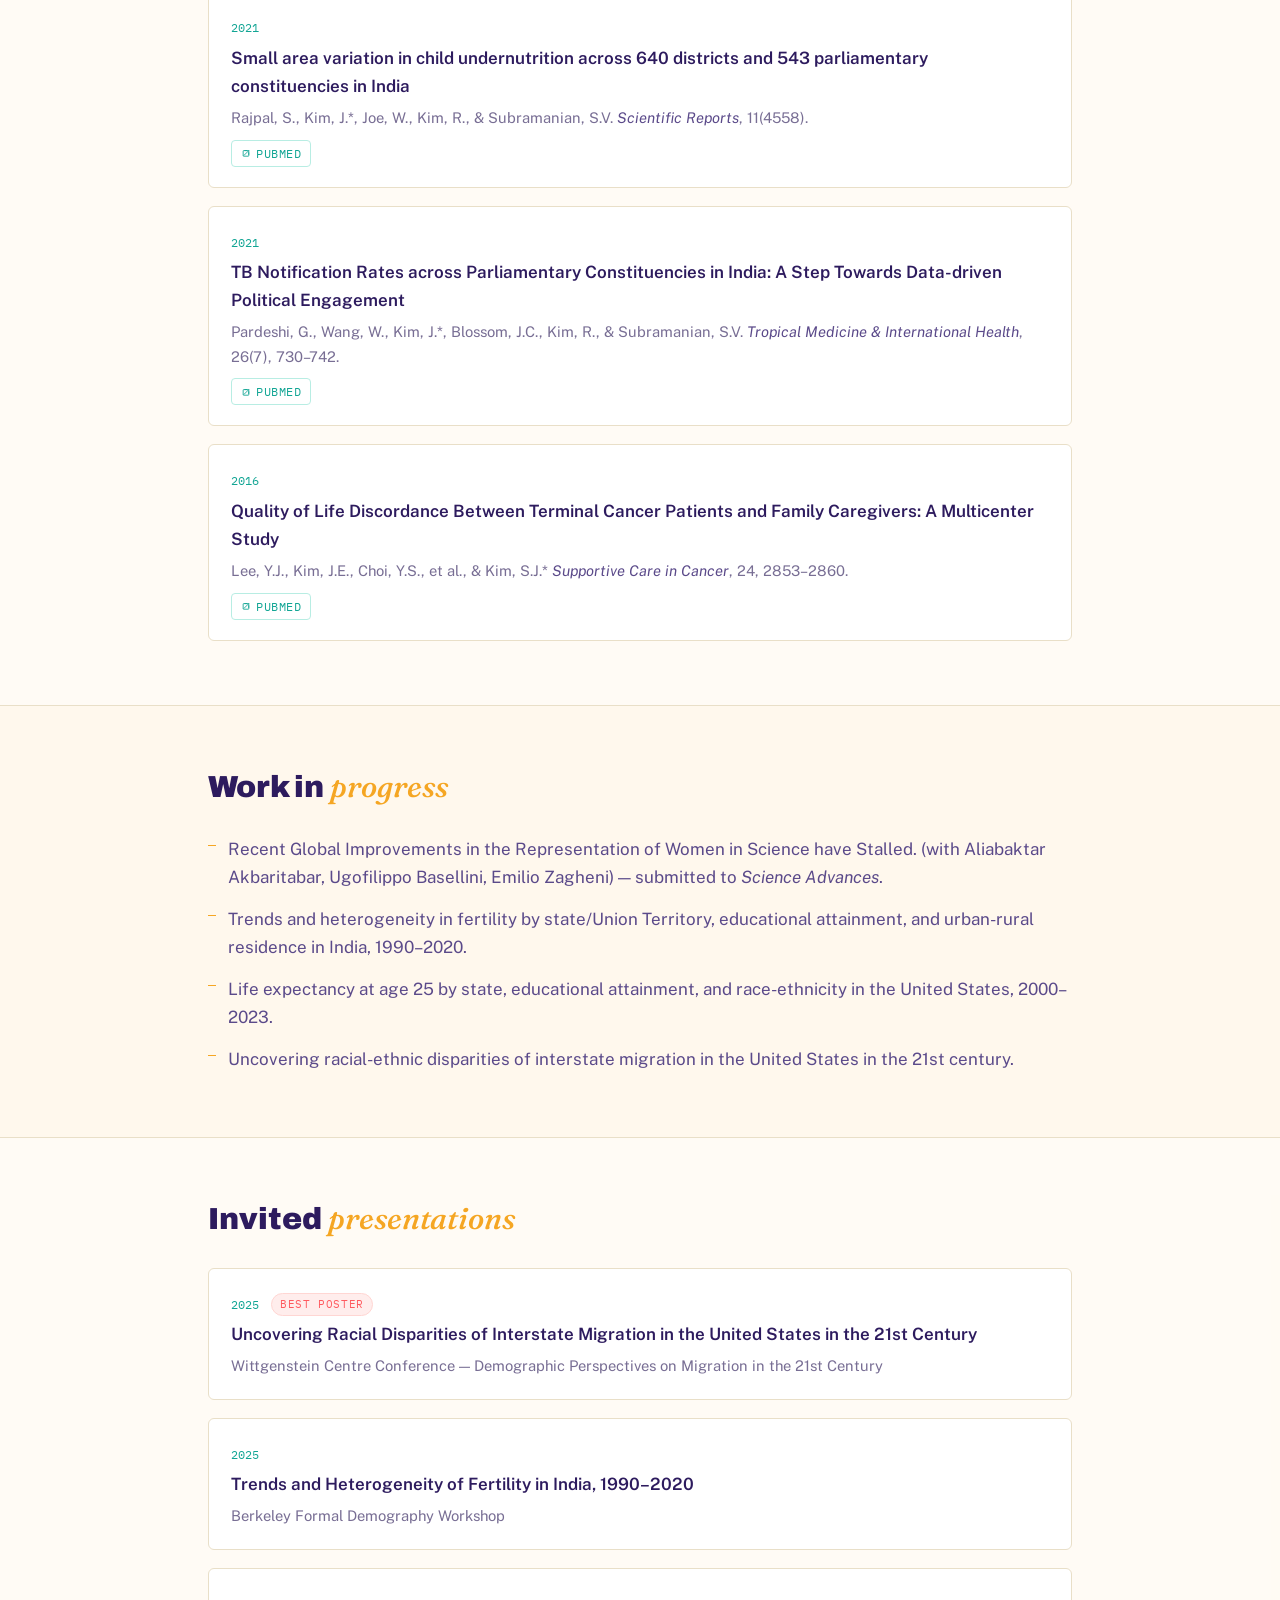
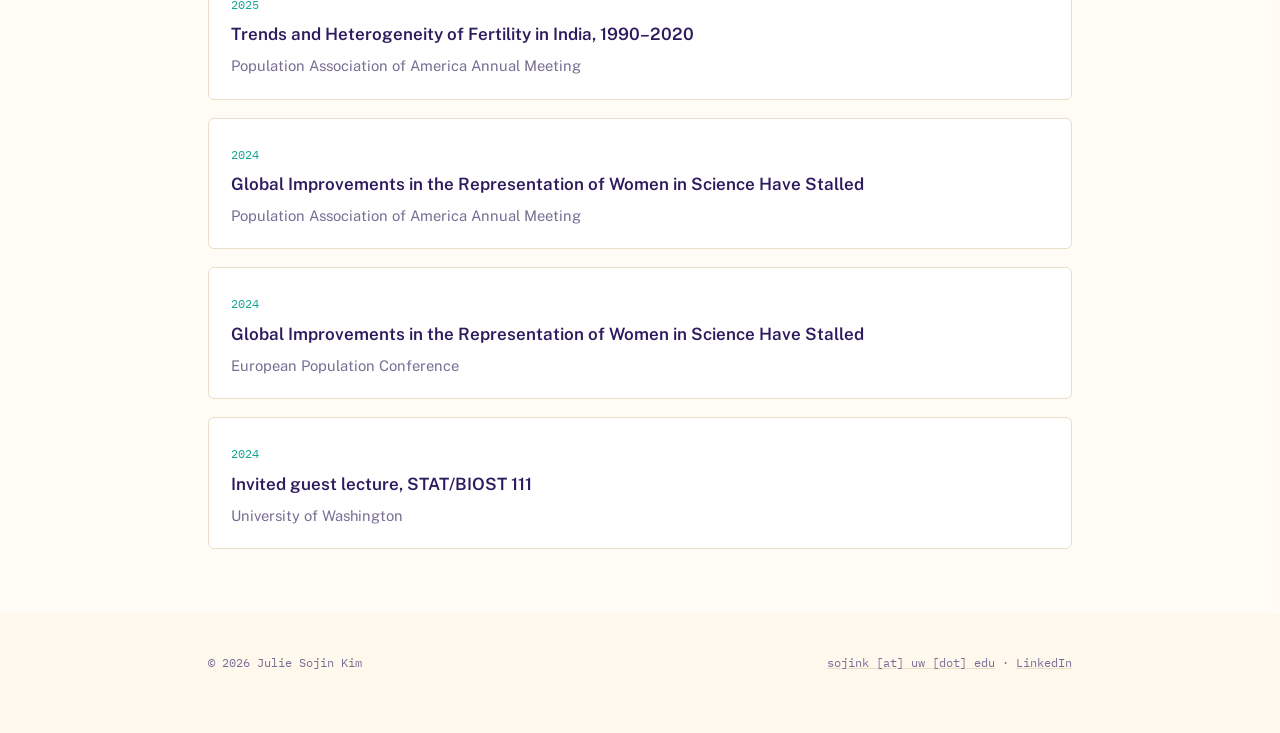
<file: publications.html>
<!doctype html>
<html lang="en">
<head>
<meta charset="utf-8">
<meta name="viewport" content="width=device-width, initial-scale=1">
<title>Publications — Julie Sojin Kim</title>
<meta name="description" content="Peer-reviewed publications, working papers, and invited presentations by Julie Sojin Kim.">
<link rel="preconnect" href="https://fonts.googleapis.com">
<link rel="preconnect" href="https://fonts.gstatic.com" crossorigin>
<link href="https://fonts.googleapis.com/css2?family=Archivo:wght@700;900&family=Fraunces:ital,opsz,wght@0,9..144,500;0,9..144,600;1,9..144,500;1,9..144,600&family=Public+Sans:wght@400;500;600&family=IBM+Plex+Mono:wght@400;500&display=swap" rel="stylesheet">
<link rel="stylesheet" href="assets/css/style.css">
</head>
<body>
<a class="skip-link" href="#main">Skip to content</a>

<header class="site-header">
  <div class="wrap">
    <a class="brand" href="index.html">Julie<span class="dot">.</span><span class="brand-italic">Kim</span></a>
    <div class="header-right">
      <button class="nav-toggle" aria-expanded="false" aria-controls="main-nav">Menu</button>
      <nav class="main-nav" id="main-nav">
        <ul>
          <li><a href="index.html">Home</a></li>
          <li><a href="research.html">Research</a></li>
          <li><a href="publications.html" aria-current="page">Publications</a></li>
          <li><a href="cv.html">CV</a></li>
          <li><a href="contact.html">Contact</a></li>
        </ul>
      </nav>
      <a class="nav-cta" href="assets/cv/Julie_Sojin_Kim_CV.pdf"><svg class="icon-inline" viewBox="0 0 24 24" fill="none" xmlns="http://www.w3.org/2000/svg" aria-hidden="true"><path d="M12 3v11" stroke="currentColor" stroke-width="2" stroke-linecap="round"/><path d="M7 10l5 5 5-5" stroke="currentColor" stroke-width="2" stroke-linecap="round" stroke-linejoin="round"/><path d="M4 19h16" stroke="currentColor" stroke-width="2" stroke-linecap="round"/></svg> Download CV</a>
    </div>
  </div>
</header>

<main id="main">

  <section class="section" style="padding-top:56px;">
    <div class="wrap">
      <p class="eyebrow">Publications</p>
      <h1 style="font-family:var(--font-display); font-size:clamp(2rem,4vw,2.6rem); margin:0 0 12px;">Peer-reviewed work, papers in progress, and talks</h1>
      <p class="lede">Asterisks (*) mark corresponding authorship as noted in the original publication.</p>
    </div>
  </section>

  <section class="section section-alt" aria-labelledby="peer-heading">
    <div class="wrap">
      <div class="section-head">
        <h2 id="peer-heading" class="mixed-heading"><span class="mh-bold">Peer-reviewed</span> <span class="mh-italic">publications</span></h2>
      </div>
      <ul class="pub-list">

        <li class="pub">
          <span class="pub-year">2024</span>
          <span class="badge">Core author</span>
          <p class="pub-title">Global fertility in 204 countries and territories, 1950–2021 with forecasts to 2100: a comprehensive demographic analysis for the Global Burden of Disease Study 2021</p>
          <p class="pub-meta">GBD 2021 Fertility and Forecasting Collaborators. <em>The Lancet</em>, 403(10440), 2057–2099.</p>
          <p class="pub-links"><a class="pubmed-link" href="https://pubmed.ncbi.nlm.nih.gov/38521087/" target="_blank" rel="noopener"><svg class="icon-inline" viewBox="0 0 24 24" fill="none" xmlns="http://www.w3.org/2000/svg" aria-hidden="true"><path d="M9 6h9v9" stroke="currentColor" stroke-width="2" stroke-linecap="round" stroke-linejoin="round"/><path d="M18 6L7 17" stroke="currentColor" stroke-width="2" stroke-linecap="round"/><path d="M13 6H6a1 1 0 00-1 1v11a1 1 0 001 1h11a1 1 0 001-1v-7" stroke="currentColor" stroke-width="2" stroke-linecap="round" stroke-linejoin="round"/></svg> PubMed</a></p>
        </li>

        <li class="pub">
          <span class="pub-year">2024</span>
          <span class="badge">Core author</span>
          <p class="pub-title">Burden of disease scenarios for 204 countries and territories, 2022–2050: a forecasting analysis for the Global Burden of Disease Study 2021</p>
          <p class="pub-meta">GBD 2021 Forecasting Collaborators. <em>The Lancet</em>, 403(10440), 2204–2256.</p>
          <p class="pub-links"><a class="pubmed-link" href="https://pubmed.ncbi.nlm.nih.gov/38762325/" target="_blank" rel="noopener"><svg class="icon-inline" viewBox="0 0 24 24" fill="none" xmlns="http://www.w3.org/2000/svg" aria-hidden="true"><path d="M9 6h9v9" stroke="currentColor" stroke-width="2" stroke-linecap="round" stroke-linejoin="round"/><path d="M18 6L7 17" stroke="currentColor" stroke-width="2" stroke-linecap="round"/><path d="M13 6H6a1 1 0 00-1 1v11a1 1 0 001 1h11a1 1 0 001-1v-7" stroke="currentColor" stroke-width="2" stroke-linecap="round" stroke-linejoin="round"/></svg> PubMed</a></p>
        </li>

        <li class="pub">
          <span class="pub-year">2023</span>
          <p class="pub-title">Pragmatic solutions to reduce the global burden of stroke: a World Stroke Organization–Lancet Neurology Commission</p>
          <p class="pub-meta">World Stroke Organization–Lancet Neurology Commission Stroke Collaboration Group. <em>The Lancet Neurology</em>, 22(12), 1160–1206.</p>
          <p class="pub-links"><a class="pubmed-link" href="https://pubmed.ncbi.nlm.nih.gov/37827183/" target="_blank" rel="noopener"><svg class="icon-inline" viewBox="0 0 24 24" fill="none" xmlns="http://www.w3.org/2000/svg" aria-hidden="true"><path d="M9 6h9v9" stroke="currentColor" stroke-width="2" stroke-linecap="round" stroke-linejoin="round"/><path d="M18 6L7 17" stroke="currentColor" stroke-width="2" stroke-linecap="round"/><path d="M13 6H6a1 1 0 00-1 1v11a1 1 0 001 1h11a1 1 0 001-1v-7" stroke="currentColor" stroke-width="2" stroke-linecap="round" stroke-linejoin="round"/></svg> PubMed</a></p>
        </li>

        <li class="pub">
          <span class="pub-year">2022</span>
          <p class="pub-title">COVID-19 metrics across parliamentary constituencies and districts in India</p>
          <p class="pub-meta">Wang, W., Blossom, J.C., Kim, J.*, deSouza, P., Zhang, W., Kim, R., Sarwal, R., &amp; Subramanian, S.V. <em>Annals of GIS</em>, 28(4), 435–444.</p>
        </li>

        <li class="pub">
          <span class="pub-year">2021</span>
          <p class="pub-title">Estimating the Burden of Child Undernutrition for Smaller Electoral Units in India</p>
          <p class="pub-meta">Kim, J.*, Liu, Y., Wang, W., Blossom, J.C., Dwivedi, L.K., James, K.S., Sarwal, R., Kim, R., &amp; Subramanian, S.V. <em>JAMA Network Open</em>, 4(10), e2129416.</p>
          <p class="pub-links"><a class="pubmed-link" href="https://pubmed.ncbi.nlm.nih.gov/34714345/" target="_blank" rel="noopener"><svg class="icon-inline" viewBox="0 0 24 24" fill="none" xmlns="http://www.w3.org/2000/svg" aria-hidden="true"><path d="M9 6h9v9" stroke="currentColor" stroke-width="2" stroke-linecap="round" stroke-linejoin="round"/><path d="M18 6L7 17" stroke="currentColor" stroke-width="2" stroke-linecap="round"/><path d="M13 6H6a1 1 0 00-1 1v11a1 1 0 001 1h11a1 1 0 001-1v-7" stroke="currentColor" stroke-width="2" stroke-linecap="round" stroke-linejoin="round"/></svg> PubMed</a></p>
        </li>

        <li class="pub">
          <span class="pub-year">2021</span>
          <p class="pub-title">Small area variation in child undernutrition across 640 districts and 543 parliamentary constituencies in India</p>
          <p class="pub-meta">Rajpal, S., Kim, J.*, Joe, W., Kim, R., &amp; Subramanian, S.V. <em>Scientific Reports</em>, 11(4558).</p>
          <p class="pub-links"><a class="pubmed-link" href="https://pubmed.ncbi.nlm.nih.gov/33633215/" target="_blank" rel="noopener"><svg class="icon-inline" viewBox="0 0 24 24" fill="none" xmlns="http://www.w3.org/2000/svg" aria-hidden="true"><path d="M9 6h9v9" stroke="currentColor" stroke-width="2" stroke-linecap="round" stroke-linejoin="round"/><path d="M18 6L7 17" stroke="currentColor" stroke-width="2" stroke-linecap="round"/><path d="M13 6H6a1 1 0 00-1 1v11a1 1 0 001 1h11a1 1 0 001-1v-7" stroke="currentColor" stroke-width="2" stroke-linecap="round" stroke-linejoin="round"/></svg> PubMed</a></p>
        </li>

        <li class="pub">
          <span class="pub-year">2021</span>
          <p class="pub-title">TB Notification Rates across Parliamentary Constituencies in India: A Step Towards Data-driven Political Engagement</p>
          <p class="pub-meta">Pardeshi, G., Wang, W., Kim, J.*, Blossom, J.C., Kim, R., &amp; Subramanian, S.V. <em>Tropical Medicine &amp; International Health</em>, 26(7), 730–742.</p>
          <p class="pub-links"><a class="pubmed-link" href="https://pubmed.ncbi.nlm.nih.gov/33715264/" target="_blank" rel="noopener"><svg class="icon-inline" viewBox="0 0 24 24" fill="none" xmlns="http://www.w3.org/2000/svg" aria-hidden="true"><path d="M9 6h9v9" stroke="currentColor" stroke-width="2" stroke-linecap="round" stroke-linejoin="round"/><path d="M18 6L7 17" stroke="currentColor" stroke-width="2" stroke-linecap="round"/><path d="M13 6H6a1 1 0 00-1 1v11a1 1 0 001 1h11a1 1 0 001-1v-7" stroke="currentColor" stroke-width="2" stroke-linecap="round" stroke-linejoin="round"/></svg> PubMed</a></p>
        </li>

        <li class="pub">
          <span class="pub-year">2016</span>
          <p class="pub-title">Quality of Life Discordance Between Terminal Cancer Patients and Family Caregivers: A Multicenter Study</p>
          <p class="pub-meta">Lee, Y.J., Kim, J.E., Choi, Y.S., et al., &amp; Kim, S.J.* <em>Supportive Care in Cancer</em>, 24, 2853–2860.</p>
          <p class="pub-links"><a class="pubmed-link" href="https://pubmed.ncbi.nlm.nih.gov/26838021/" target="_blank" rel="noopener"><svg class="icon-inline" viewBox="0 0 24 24" fill="none" xmlns="http://www.w3.org/2000/svg" aria-hidden="true"><path d="M9 6h9v9" stroke="currentColor" stroke-width="2" stroke-linecap="round" stroke-linejoin="round"/><path d="M18 6L7 17" stroke="currentColor" stroke-width="2" stroke-linecap="round"/><path d="M13 6H6a1 1 0 00-1 1v11a1 1 0 001 1h11a1 1 0 001-1v-7" stroke="currentColor" stroke-width="2" stroke-linecap="round" stroke-linejoin="round"/></svg> PubMed</a></p>
        </li>

      </ul>
    </div>
  </section>

  <section class="section" aria-labelledby="wip-heading">
    <div class="wrap">
      <div class="section-head">
        <h2 id="wip-heading" class="mixed-heading"><span class="mh-bold">Work in</span> <span class="mh-italic">progress</span></h2>
      </div>
      <ul class="wip-list">
        <li>Recent Global Improvements in the Representation of Women in Science have Stalled. (with Aliabaktar Akbaritabar, Ugofilippo Basellini, Emilio Zagheni) — submitted to <em>Science Advances</em>.</li>
        <li>Trends and heterogeneity in fertility by state/Union Territory, educational attainment, and urban-rural residence in India, 1990–2020.</li>
        <li>Life expectancy at age 25 by state, educational attainment, and race-ethnicity in the United States, 2000–2023.</li>
        <li>Uncovering racial-ethnic disparities of interstate migration in the United States in the 21st century.</li>
      </ul>
    </div>
  </section>

  <section class="section section-alt" aria-labelledby="talks-heading">
    <div class="wrap">
      <div class="section-head">
        <h2 id="talks-heading" class="mixed-heading"><span class="mh-bold">Invited</span> <span class="mh-italic">presentations</span></h2>
      </div>
      <ul class="pub-list">
        <li class="pub">
          <span class="pub-year">2025</span>
          <span class="badge badge-coral">Best poster</span>
          <p class="pub-title">Uncovering Racial Disparities of Interstate Migration in the United States in the 21st Century</p>
          <p class="pub-meta">Wittgenstein Centre Conference — Demographic Perspectives on Migration in the 21st Century</p>
        </li>
        <li class="pub">
          <span class="pub-year">2025</span>
          <p class="pub-title">Trends and Heterogeneity of Fertility in India, 1990–2020</p>
          <p class="pub-meta">Berkeley Formal Demography Workshop</p>
        </li>
        <li class="pub">
          <span class="pub-year">2025</span>
          <p class="pub-title">Trends and Heterogeneity of Fertility in India, 1990–2020</p>
          <p class="pub-meta">Population Association of America Annual Meeting</p>
        </li>
        <li class="pub">
          <span class="pub-year">2024</span>
          <p class="pub-title">Global Improvements in the Representation of Women in Science Have Stalled</p>
          <p class="pub-meta">Population Association of America Annual Meeting</p>
        </li>
        <li class="pub">
          <span class="pub-year">2024</span>
          <p class="pub-title">Global Improvements in the Representation of Women in Science Have Stalled</p>
          <p class="pub-meta">European Population Conference</p>
        </li>
        <li class="pub">
          <span class="pub-year">2024</span>
          <p class="pub-title">Invited guest lecture, STAT/BIOST 111</p>
          <p class="pub-meta">University of Washington</p>
        </li>
      </ul>
    </div>
  </section>

</main>

<footer class="site-footer">
  <div class="wrap">
    <span>© 2026 Julie Sojin Kim</span>
    <span><a href="mailto:sojink@uw.edu">sojink [at] uw [dot] edu</a> · <a href="https://www.linkedin.com/in/kimjulie20" target="_blank" rel="noopener">LinkedIn</a></span>
  </div>
</footer>

<script src="assets/js/main.js"></script>
</body>
</html>
</file>
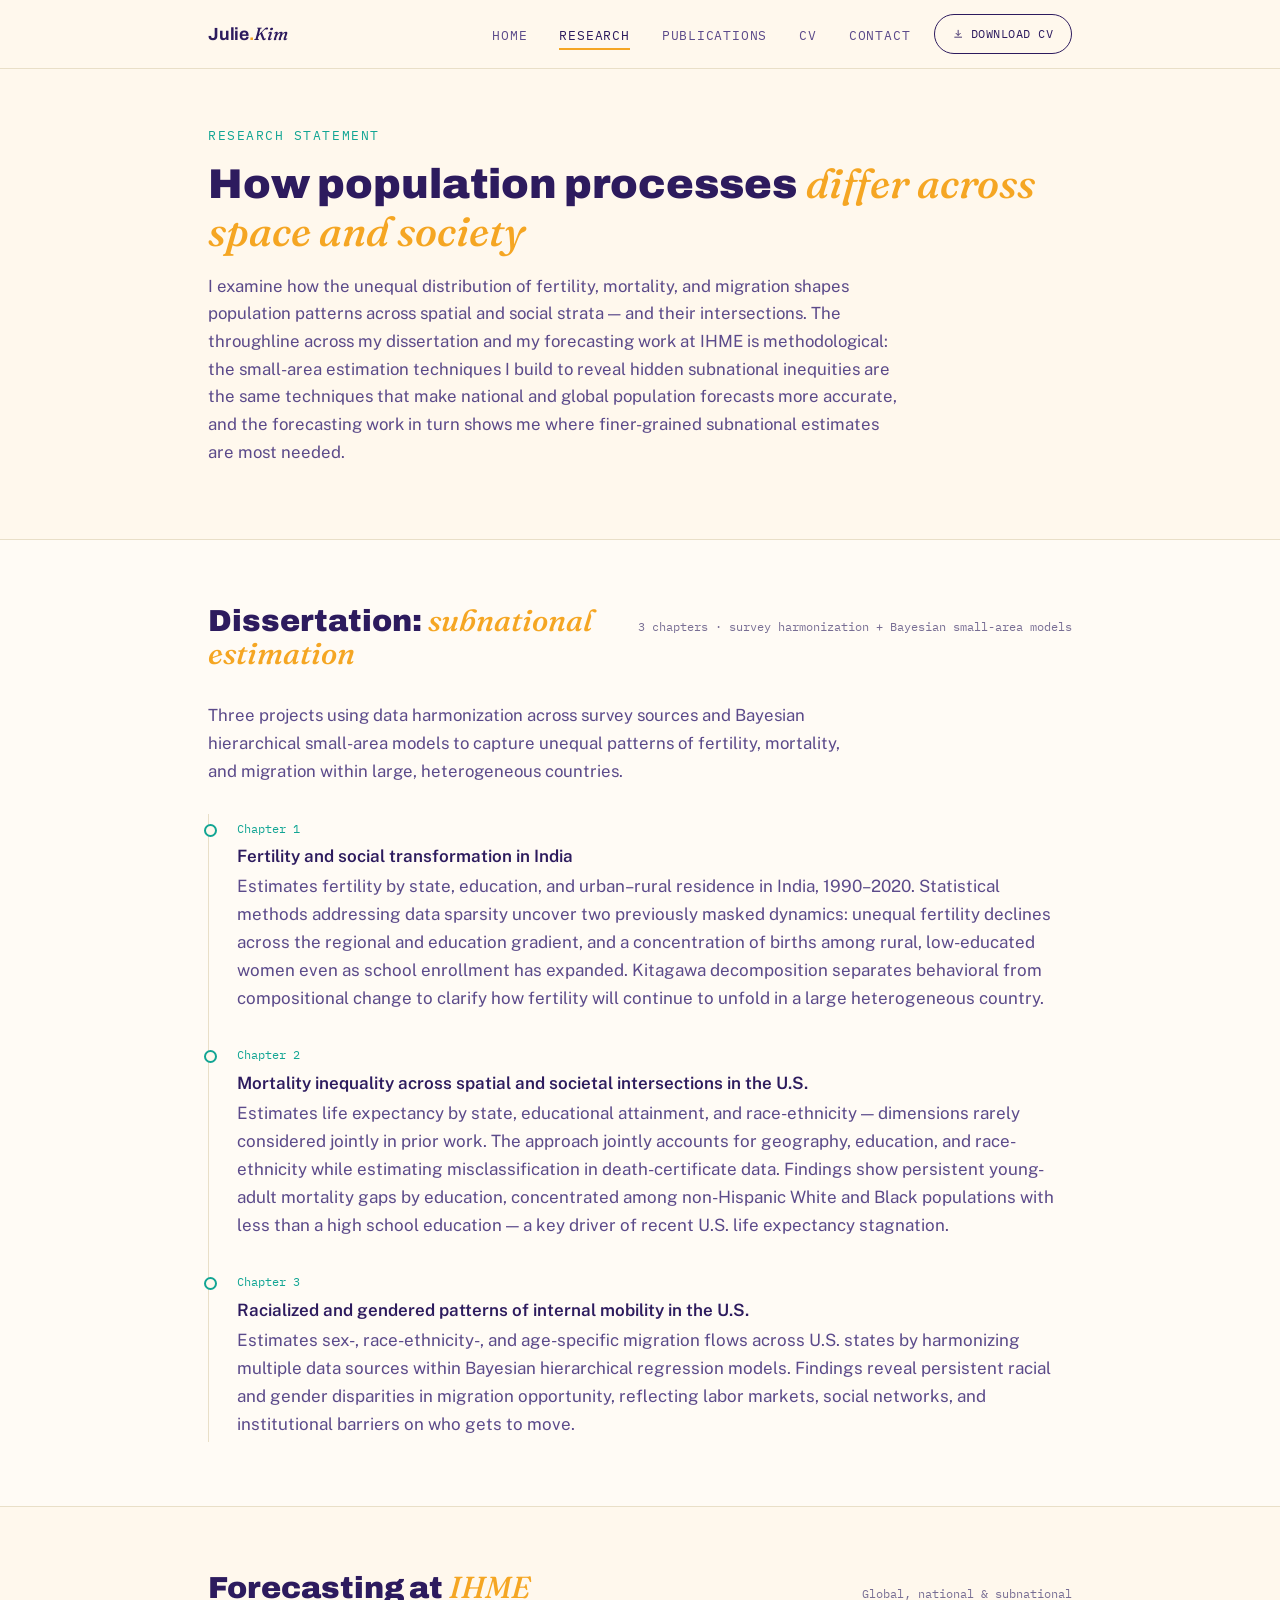
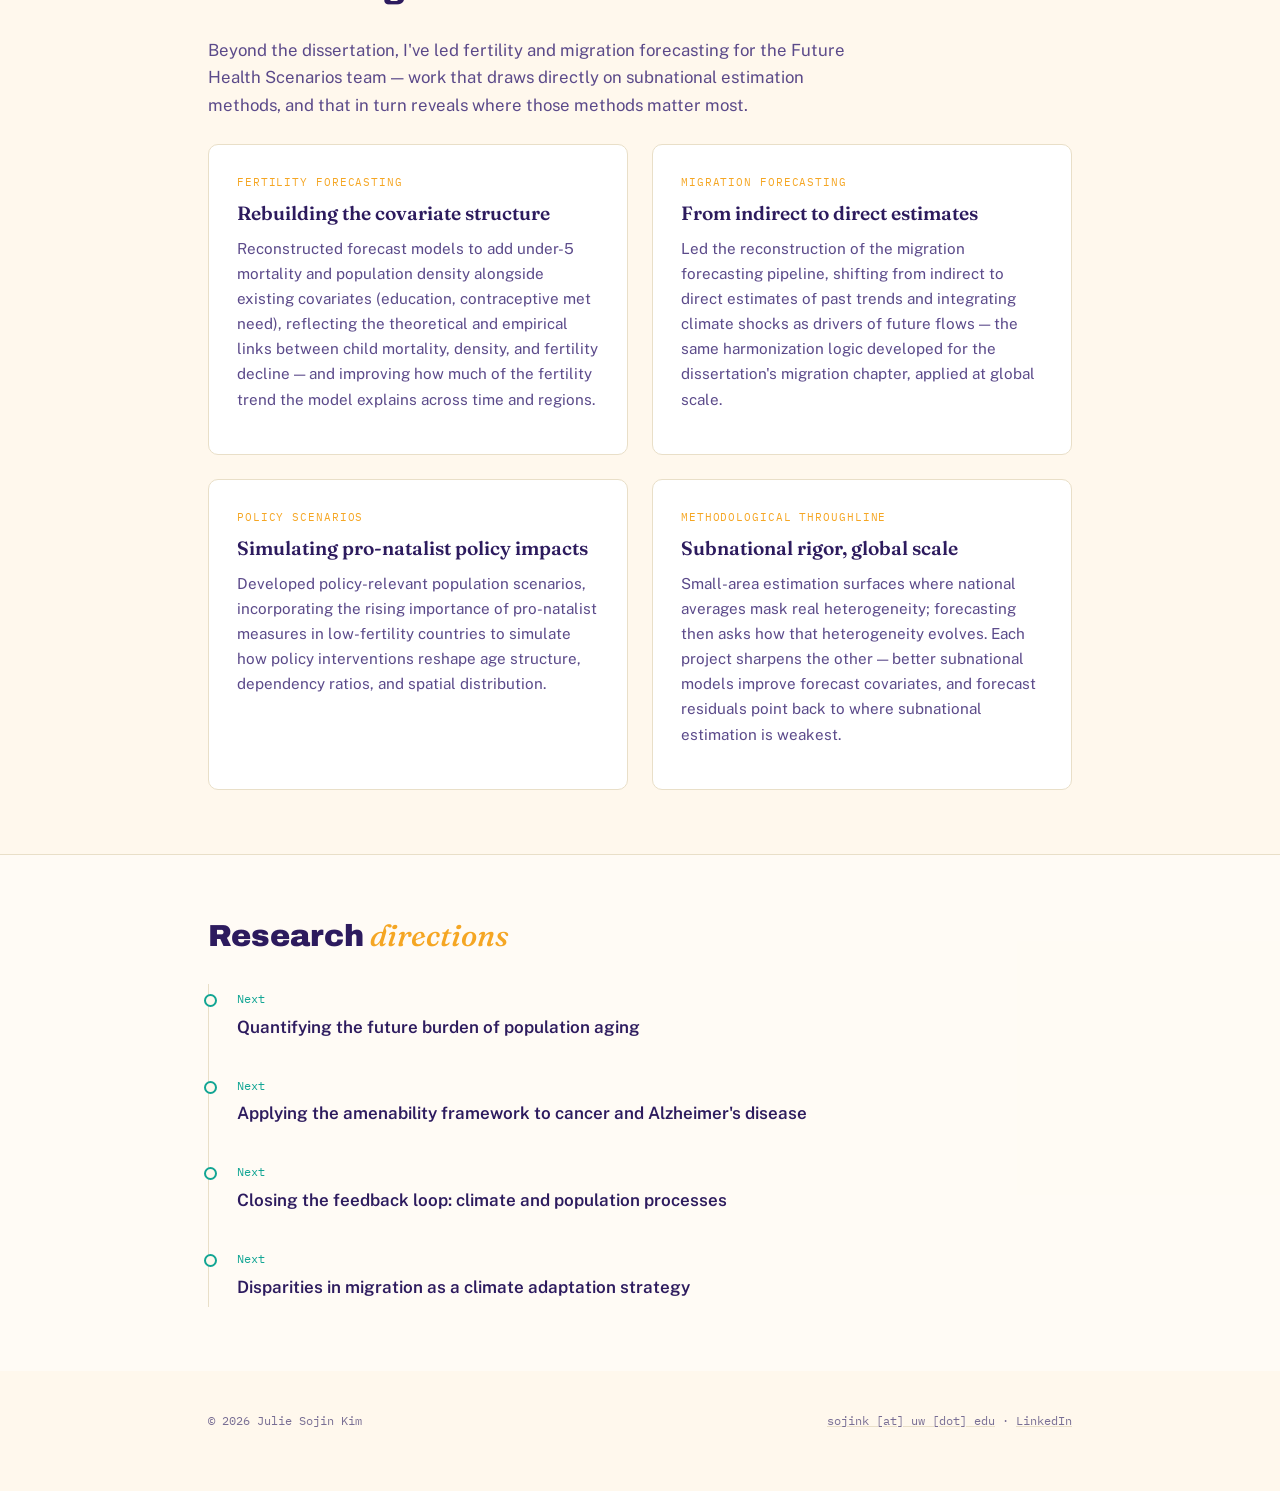
<file: research.html>
<!doctype html>
<html lang="en">
<head>
<meta charset="utf-8">
<meta name="viewport" content="width=device-width, initial-scale=1">
<title>Research — Julie Sojin Kim</title>
<meta name="description" content="How Julie Sojin Kim's dissertation on subnational demographic estimation and her forecasting work at IHME inform each other, plus her future research directions on climate and population.">
<link rel="preconnect" href="https://fonts.googleapis.com">
<link rel="preconnect" href="https://fonts.gstatic.com" crossorigin>
<link href="https://fonts.googleapis.com/css2?family=Archivo:wght@700;900&family=Fraunces:ital,opsz,wght@0,9..144,500;0,9..144,600;1,9..144,500;1,9..144,600&family=Public+Sans:wght@400;500;600&family=IBM+Plex+Mono:wght@400;500&display=swap" rel="stylesheet">
<link rel="stylesheet" href="assets/css/style.css">
</head>
<body>
<a class="skip-link" href="#main">Skip to content</a>

<header class="site-header">
  <div class="wrap">
    <a class="brand" href="index.html">Julie<span class="dot">.</span><span class="brand-italic">Kim</span></a>
    <div class="header-right">
      <button class="nav-toggle" aria-expanded="false" aria-controls="main-nav">Menu</button>
      <nav class="main-nav" id="main-nav">
        <ul>
          <li><a href="index.html">Home</a></li>
          <li><a href="research.html" aria-current="page">Research</a></li>
          <li><a href="publications.html">Publications</a></li>
          <li><a href="cv.html">CV</a></li>
          <li><a href="contact.html">Contact</a></li>
        </ul>
      </nav>
      <a class="nav-cta" href="assets/cv/Julie_Sojin_Kim_CV.pdf"><svg class="icon-inline" viewBox="0 0 24 24" fill="none" xmlns="http://www.w3.org/2000/svg" aria-hidden="true"><path d="M12 3v11" stroke="currentColor" stroke-width="2" stroke-linecap="round"/><path d="M7 10l5 5 5-5" stroke="currentColor" stroke-width="2" stroke-linecap="round" stroke-linejoin="round"/><path d="M4 19h16" stroke="currentColor" stroke-width="2" stroke-linecap="round"/></svg> Download CV</a>
    </div>
  </div>
</header>

<main id="main">

  <section class="section" style="padding-top:56px;">
    <div class="wrap">
      <p class="eyebrow">Research Statement</p>
      <h1 class="mixed-heading" style="font-size:clamp(2rem,4vw,2.6rem); margin-bottom:18px;"><span class="mh-bold">How population processes</span> <span class="mh-italic">differ across space and society</span></h1>
      <p class="lede" style="max-width:70ch;">I examine how the unequal distribution of fertility, mortality, and migration shapes population patterns across spatial and social strata — and their intersections. The throughline across my dissertation and my forecasting work at IHME is methodological: the small-area estimation techniques I build to reveal hidden subnational inequities are the same techniques that make national and global population forecasts more accurate, and the forecasting work in turn shows me where finer-grained subnational estimates are most needed.</p>
    </div>
  </section>

  <section class="section section-alt" aria-labelledby="dissertation-heading">
    <div class="wrap">
      <div class="section-head">
        <h2 id="dissertation-heading" class="mixed-heading"><span class="mh-bold">Dissertation:</span> <span class="mh-italic">subnational estimation</span></h2>
        <span class="section-note">3 chapters · survey harmonization + Bayesian small-area models</span>
      </div>
      <p class="lede" style="margin-bottom:28px;">Three projects using data harmonization across survey sources and Bayesian hierarchical small-area models to capture unequal patterns of fertility, mortality, and migration within large, heterogeneous countries.</p>

      <ul class="timeline">
        <li>
          <span class="tl-date">Chapter 1</span>
          <p class="tl-org">Fertility and social transformation in India</p>
          <p class="tl-detail">Estimates fertility by state, education, and urban–rural residence in India, 1990–2020. Statistical methods addressing data sparsity uncover two previously masked dynamics: unequal fertility declines across the regional and education gradient, and a concentration of births among rural, low-educated women even as school enrollment has expanded. Kitagawa decomposition separates behavioral from compositional change to clarify how fertility will continue to unfold in a large heterogeneous country.</p>
        </li>
        <li>
          <span class="tl-date">Chapter 2</span>
          <p class="tl-org">Mortality inequality across spatial and societal intersections in the U.S.</p>
          <p class="tl-detail">Estimates life expectancy by state, educational attainment, and race-ethnicity — dimensions rarely considered jointly in prior work. The approach jointly accounts for geography, education, and race-ethnicity while estimating misclassification in death-certificate data. Findings show persistent young-adult mortality gaps by education, concentrated among non-Hispanic White and Black populations with less than a high school education — a key driver of recent U.S. life expectancy stagnation.</p>
        </li>
        <li>
          <span class="tl-date">Chapter 3</span>
          <p class="tl-org">Racialized and gendered patterns of internal mobility in the U.S.</p>
          <p class="tl-detail">Estimates sex-, race-ethnicity-, and age-specific migration flows across U.S. states by harmonizing multiple data sources within Bayesian hierarchical regression models. Findings reveal persistent racial and gender disparities in migration opportunity, reflecting labor markets, social networks, and institutional barriers on who gets to move.</p>
        </li>
      </ul>
    </div>
  </section>

  <section class="section" aria-labelledby="forecasting-heading">
    <div class="wrap">
      <div class="section-head">
        <h2 id="forecasting-heading" class="mixed-heading"><span class="mh-bold">Forecasting at</span> <span class="mh-italic">IHME</span></h2>
        <span class="section-note">Global, national &amp; subnational</span>
      </div>
      <p class="lede" style="margin-bottom:24px;">Beyond the dissertation, I've led fertility and migration forecasting for the Future Health Scenarios team — work that draws directly on subnational estimation methods, and that in turn reveals where those methods matter most.</p>
      <div class="case-grid">
        <div class="case-card">
          <p class="case-eyebrow">Fertility forecasting</p>
          <p class="case-title">Rebuilding the covariate structure</p>
          <p class="case-desc">Reconstructed forecast models to add under-5 mortality and population density alongside existing covariates (education, contraceptive met need), reflecting the theoretical and empirical links between child mortality, density, and fertility decline — and improving how much of the fertility trend the model explains across time and regions.</p>
        </div>
        <div class="case-card">
          <p class="case-eyebrow">Migration forecasting</p>
          <p class="case-title">From indirect to direct estimates</p>
          <p class="case-desc">Led the reconstruction of the migration forecasting pipeline, shifting from indirect to direct estimates of past trends and integrating climate shocks as drivers of future flows — the same harmonization logic developed for the dissertation's migration chapter, applied at global scale.</p>
        </div>
        <div class="case-card">
          <p class="case-eyebrow">Policy scenarios</p>
          <p class="case-title">Simulating pro-natalist policy impacts</p>
          <p class="case-desc">Developed policy-relevant population scenarios, incorporating the rising importance of pro-natalist measures in low-fertility countries to simulate how policy interventions reshape age structure, dependency ratios, and spatial distribution.</p>
        </div>
        <div class="case-card">
          <p class="case-eyebrow">Methodological throughline</p>
          <p class="case-title">Subnational rigor, global scale</p>
          <p class="case-desc">Small-area estimation surfaces where national averages mask real heterogeneity; forecasting then asks how that heterogeneity evolves. Each project sharpens the other — better subnational models improve forecast covariates, and forecast residuals point back to where subnational estimation is weakest.</p>
        </div>
      </div>
    </div>
  </section>

  <section class="section section-alt" aria-labelledby="directions-heading">
    <div class="wrap">
      <div class="section-head">
        <h2 id="directions-heading" class="mixed-heading"><span class="mh-bold">Research</span> <span class="mh-italic">directions</span></h2>
      </div>
      <ul class="timeline">
        <li>
          <span class="tl-date">Next</span>
          <p class="tl-org">Quantifying the future burden of population aging</p>
        </li>
        <li>
          <span class="tl-date">Next</span>
          <p class="tl-org">Applying the amenability framework to cancer and Alzheimer's disease</p>
        </li>
        <li>
          <span class="tl-date">Next</span>
          <p class="tl-org">Closing the feedback loop: climate and population processes</p>
        </li>
        <li>
          <span class="tl-date">Next</span>
          <p class="tl-org">Disparities in migration as a climate adaptation strategy</p>
        </li>
      </ul>
    </div>
  </section>

</main>

<footer class="site-footer">
  <div class="wrap">
    <span>© 2026 Julie Sojin Kim</span>
    <span><a href="mailto:sojink@uw.edu">sojink [at] uw [dot] edu</a> · <a href="https://www.linkedin.com/in/kimjulie20" target="_blank" rel="noopener">LinkedIn</a></span>
  </div>
</footer>

<script src="assets/js/main.js"></script>
</body>
</html>
</file>
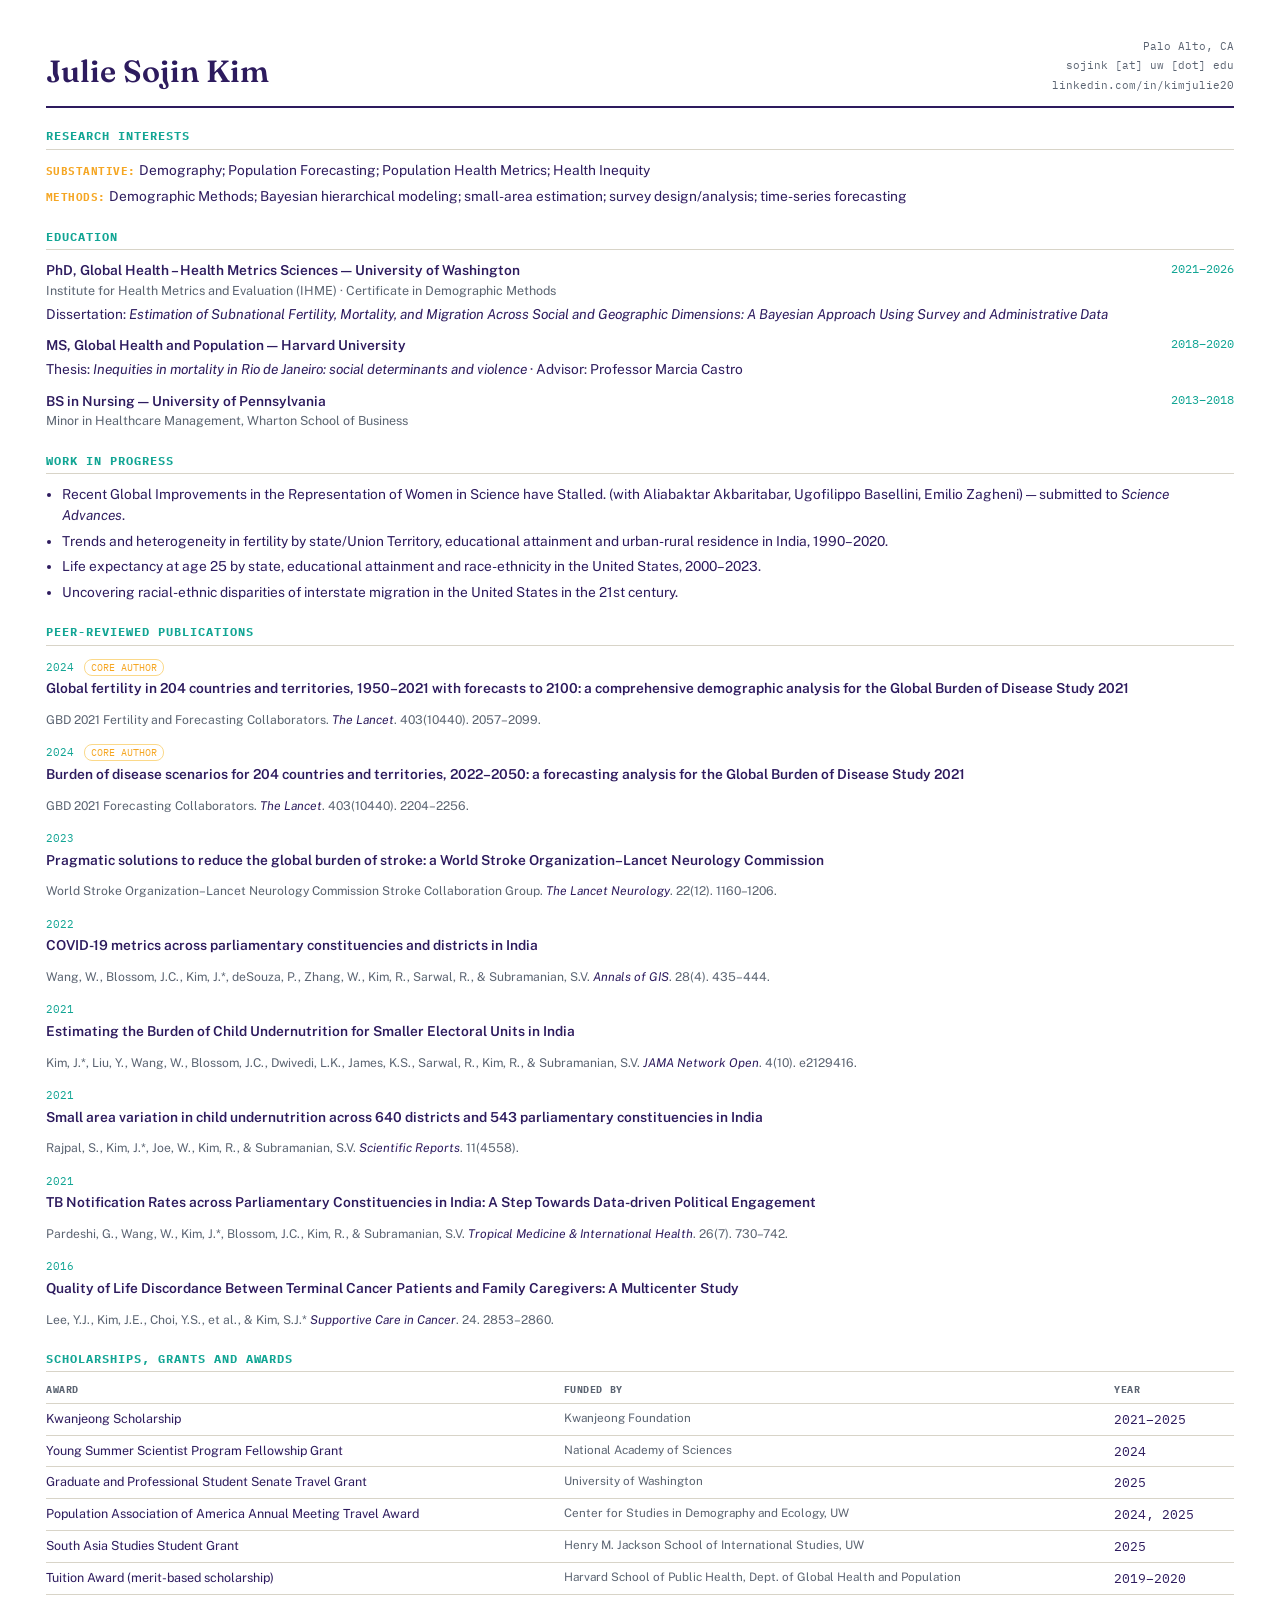
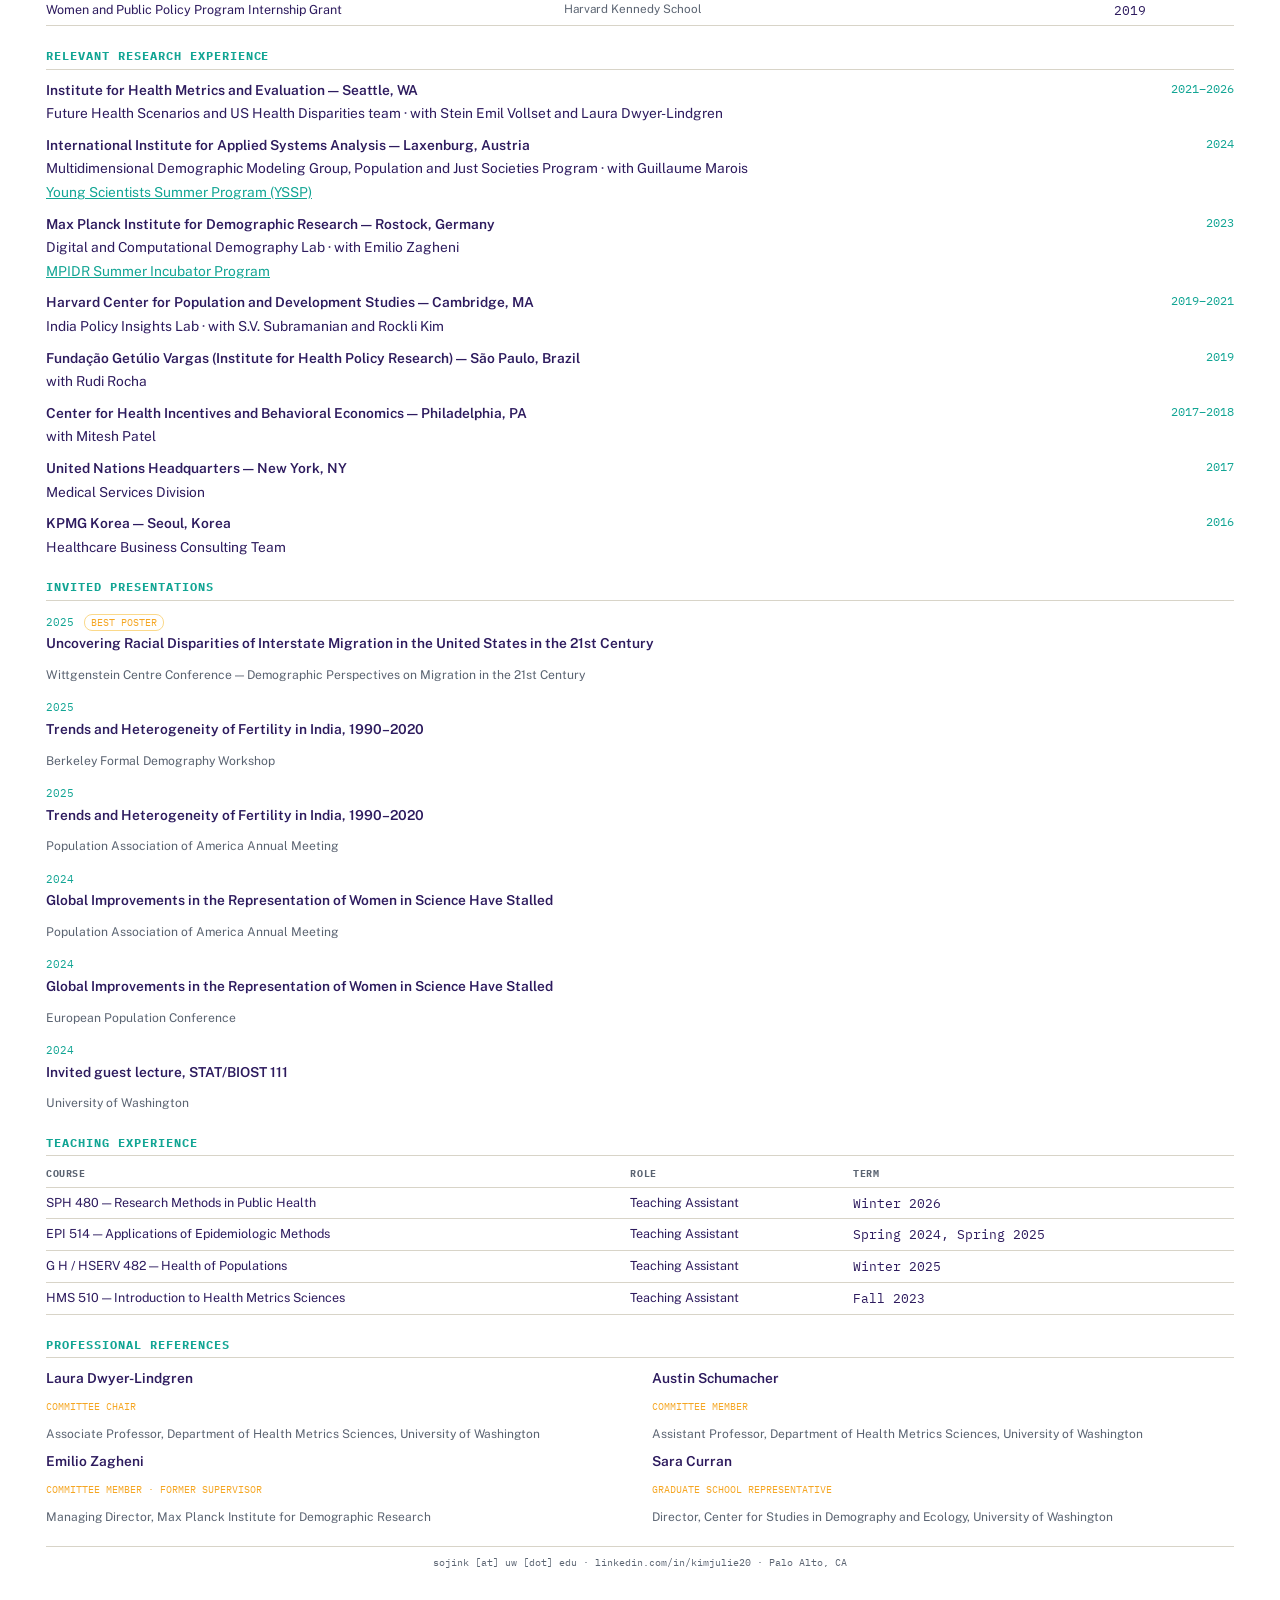
<file: scripts/cv-print-source.html>
<!doctype html>
<html lang="en">
<head>
<meta charset="utf-8">
<title>Julie Sojin Kim — CV</title>
<link rel="preconnect" href="https://fonts.googleapis.com">
<link rel="preconnect" href="https://fonts.gstatic.com" crossorigin>
<link href="https://fonts.googleapis.com/css2?family=Fraunces:opsz,wght@9..144,500;9..144,600&family=Public+Sans:wght@400;500;600&family=IBM+Plex+Mono:wght@400;500&display=swap" rel="stylesheet">
<style>
  :root{
    --ink:#2D1B5E; --gold:#F5A623; --teal:#12A594; --line:#D8D4C8; --muted:#5B6472;
    --font-display:"Fraunces",serif; --font-body:"Public Sans",sans-serif; --font-mono:"IBM Plex Mono",monospace;
  }
  * { box-sizing:border-box; }
  body{
    margin:0; padding:36px 46px; color:var(--ink); font-family:var(--font-body);
    font-size:10.3pt; line-height:1.5;
  }
  header{ border-bottom:2px solid var(--ink); padding-bottom:12px; margin-bottom:18px; display:flex; justify-content:space-between; align-items:flex-end; }
  h1{ font-family:var(--font-display); font-weight:600; font-size:23pt; margin:0; }
  .meta{ font-family:var(--font-mono); font-size:8.6pt; color:var(--muted); text-align:right; line-height:1.7; }
  .meta a{ color:var(--muted); text-decoration:none; }

  h2{
    font-family:var(--font-mono); font-size:9.2pt; letter-spacing:0.08em; text-transform:uppercase;
    color:var(--teal); border-bottom:1px solid var(--line); padding-bottom:4px; margin:20px 0 10px;
  }
  h2:first-of-type{ margin-top:0; }

  .interests p { margin:0 0 6px; }
  .interests b { color:var(--gold); font-family:var(--font-mono); font-size:8.6pt; letter-spacing:0.04em; text-transform:uppercase; }

  .entry{ margin-bottom:11px; page-break-inside:avoid; }
  .entry .row{ display:flex; justify-content:space-between; gap:12px; }
  .entry .org{ font-weight:600; }
  .entry .yr{ font-family:var(--font-mono); font-size:8.8pt; color:var(--teal); white-space:nowrap; }
  .entry .sub{ color:var(--muted); font-size:9.4pt; margin:1px 0; }
  .entry .detail{ margin:3px 0 0; }
  .entry .detail em{ font-style:italic; }
  .entry .detail a{ color:var(--teal); }

  table{ width:100%; border-collapse:collapse; font-size:9.4pt; margin-bottom:4px; }
  th{ text-align:left; font-family:var(--font-mono); font-size:7.8pt; text-transform:uppercase; letter-spacing:0.05em; color:var(--muted); border-bottom:1px solid var(--line); padding:0 8px 5px 0; }
  td{ padding:6px 8px 6px 0; border-bottom:1px solid var(--line); vertical-align:top; }
  td.org{ color:var(--muted); font-size:8.8pt; }
  .amt, .yr-col { font-family:var(--font-mono); white-space:nowrap; }

  .pub{ margin-bottom:9px; page-break-inside:avoid; }
  .pub .yr{ font-family:var(--font-mono); font-size:8.6pt; color:var(--teal); margin-right:6px; }
  .pub .tag{ font-family:var(--font-mono); font-size:7.4pt; text-transform:uppercase; color:var(--gold); border:1px solid #FBD98A; border-radius:8px; padding:1px 6px; margin-left:4px;}
  .pub .title{ font-weight:600; margin:2px 0 1px; }
  .pub .cite{ color:var(--muted); font-size:9.1pt; }
  .pub .cite em{ font-style:italic; color:var(--ink); }

  ul.wip{ margin:0; padding-left:16px; }
  ul.wip li{ margin-bottom:5px; }

  .refs{ display:grid; grid-template-columns:1fr 1fr; gap:8px 24px; }
  .ref .name{ font-weight:600; margin:0; }
  .ref .role{ font-family:var(--font-mono); font-size:7.8pt; text-transform:uppercase; color:var(--gold); }
  .ref .org{ color:var(--muted); font-size:9pt; margin:1px 0 0; }

  footer{ margin-top:20px; padding-top:8px; border-top:1px solid var(--line); font-family:var(--font-mono); font-size:7.6pt; color:var(--muted); text-align:center; }
</style>
</head>
<body>

<header>
  <h1>Julie Sojin Kim</h1>
  <div class="meta">
    Palo Alto, CA<br>
    sojink [at] uw [dot] edu<br>
    linkedin.com/in/kimjulie20
  </div>
</header>

<h2>Research Interests</h2>
<div class="interests">
  <p><b>Substantive:</b> Demography; Population Forecasting; Population Health Metrics; Health Inequity</p>
  <p><b>Methods:</b> Demographic Methods; Bayesian hierarchical modeling; small-area estimation; survey design/analysis; time-series forecasting</p>
</div>

<h2>Education</h2>
<div class="entry">
  <div class="row"><span class="org">PhD, Global Health – Health Metrics Sciences — University of Washington</span><span class="yr">2021–2026</span></div>
  <p class="sub">Institute for Health Metrics and Evaluation (IHME) · Certificate in Demographic Methods</p>
  <p class="detail">Dissertation: <em>Estimation of Subnational Fertility, Mortality, and Migration Across Social and Geographic Dimensions: A Bayesian Approach Using Survey and Administrative Data</em></p>
</div>
<div class="entry">
  <div class="row"><span class="org">MS, Global Health and Population — Harvard University</span><span class="yr">2018–2020</span></div>
  <p class="detail">Thesis: <em>Inequities in mortality in Rio de Janeiro: social determinants and violence</em> · Advisor: Professor Marcia Castro</p>
</div>
<div class="entry">
  <div class="row"><span class="org">BS in Nursing — University of Pennsylvania</span><span class="yr">2013–2018</span></div>
  <p class="sub">Minor in Healthcare Management, Wharton School of Business</p>
</div>

<h2>Work in Progress</h2>
<ul class="wip">
  <li>Recent Global Improvements in the Representation of Women in Science have Stalled. (with Aliabaktar Akbaritabar, Ugofilippo Basellini, Emilio Zagheni) — submitted to <em>Science Advances</em>.</li>
  <li>Trends and heterogeneity in fertility by state/Union Territory, educational attainment and urban-rural residence in India, 1990–2020.</li>
  <li>Life expectancy at age 25 by state, educational attainment and race-ethnicity in the United States, 2000–2023.</li>
  <li>Uncovering racial-ethnic disparities of interstate migration in the United States in the 21st century.</li>
</ul>

<h2>Peer-Reviewed Publications</h2>

<div class="pub">
  <span class="yr">2024</span><span class="tag">Core author</span>
  <p class="title">Global fertility in 204 countries and territories, 1950–2021 with forecasts to 2100: a comprehensive demographic analysis for the Global Burden of Disease Study 2021</p>
  <p class="cite">GBD 2021 Fertility and Forecasting Collaborators. <em>The Lancet</em>. 403(10440). 2057–2099.</p>
</div>

<div class="pub">
  <span class="yr">2024</span><span class="tag">Core author</span>
  <p class="title">Burden of disease scenarios for 204 countries and territories, 2022–2050: a forecasting analysis for the Global Burden of Disease Study 2021</p>
  <p class="cite">GBD 2021 Forecasting Collaborators. <em>The Lancet</em>. 403(10440). 2204–2256.</p>
</div>

<div class="pub">
  <span class="yr">2023</span>
  <p class="title">Pragmatic solutions to reduce the global burden of stroke: a World Stroke Organization–Lancet Neurology Commission</p>
  <p class="cite">World Stroke Organization–Lancet Neurology Commission Stroke Collaboration Group. <em>The Lancet Neurology</em>. 22(12). 1160–1206.</p>
</div>

<div class="pub">
  <span class="yr">2022</span>
  <p class="title">COVID-19 metrics across parliamentary constituencies and districts in India</p>
  <p class="cite">Wang, W., Blossom, J.C., Kim, J.*, deSouza, P., Zhang, W., Kim, R., Sarwal, R., &amp; Subramanian, S.V. <em>Annals of GIS</em>. 28(4). 435–444.</p>
</div>

<div class="pub">
  <span class="yr">2021</span>
  <p class="title">Estimating the Burden of Child Undernutrition for Smaller Electoral Units in India</p>
  <p class="cite">Kim, J.*, Liu, Y., Wang, W., Blossom, J.C., Dwivedi, L.K., James, K.S., Sarwal, R., Kim, R., &amp; Subramanian, S.V. <em>JAMA Network Open</em>. 4(10). e2129416.</p>
</div>

<div class="pub">
  <span class="yr">2021</span>
  <p class="title">Small area variation in child undernutrition across 640 districts and 543 parliamentary constituencies in India</p>
  <p class="cite">Rajpal, S., Kim, J.*, Joe, W., Kim, R., &amp; Subramanian, S.V. <em>Scientific Reports</em>. 11(4558).</p>
</div>

<div class="pub">
  <span class="yr">2021</span>
  <p class="title">TB Notification Rates across Parliamentary Constituencies in India: A Step Towards Data-driven Political Engagement</p>
  <p class="cite">Pardeshi, G., Wang, W., Kim, J.*, Blossom, J.C., Kim, R., &amp; Subramanian, S.V. <em>Tropical Medicine &amp; International Health</em>. 26(7). 730–742.</p>
</div>

<div class="pub">
  <span class="yr">2016</span>
  <p class="title">Quality of Life Discordance Between Terminal Cancer Patients and Family Caregivers: A Multicenter Study</p>
  <p class="cite">Lee, Y.J., Kim, J.E., Choi, Y.S., et al., &amp; Kim, S.J.* <em>Supportive Care in Cancer</em>. 24. 2853–2860.</p>
</div>

<h2>Scholarships, Grants and Awards</h2>
<table>
  <thead><tr><th>Award</th><th>Funded by</th><th>Year</th></tr></thead>
  <tbody>
    <tr><td>Kwanjeong Scholarship</td><td class="org">Kwanjeong Foundation</td><td class="yr-col">2021–2025</td></tr>
    <tr><td>Young Summer Scientist Program Fellowship Grant</td><td class="org">National Academy of Sciences</td><td class="yr-col">2024</td></tr>
    <tr><td>Graduate and Professional Student Senate Travel Grant</td><td class="org">University of Washington</td><td class="yr-col">2025</td></tr>
    <tr><td>Population Association of America Annual Meeting Travel Award</td><td class="org">Center for Studies in Demography and Ecology, UW</td><td class="yr-col">2024, 2025</td></tr>
    <tr><td>South Asia Studies Student Grant</td><td class="org">Henry M. Jackson School of International Studies, UW</td><td class="yr-col">2025</td></tr>
    <tr><td>Tuition Award (merit-based scholarship)</td><td class="org">Harvard School of Public Health, Dept. of Global Health and Population</td><td class="yr-col">2019–2020</td></tr>
    <tr><td>Women and Public Policy Program Internship Grant</td><td class="org">Harvard Kennedy School</td><td class="yr-col">2019</td></tr>
  </tbody>
</table>

<h2>Relevant Research Experience</h2>
<div class="entry">
  <div class="row"><span class="org">Institute for Health Metrics and Evaluation — Seattle, WA</span><span class="yr">2021–2026</span></div>
  <p class="detail">Future Health Scenarios and US Health Disparities team · with Stein Emil Vollset and Laura Dwyer-Lindgren</p>
</div>
<div class="entry">
  <div class="row"><span class="org">International Institute for Applied Systems Analysis — Laxenburg, Austria</span><span class="yr">2024</span></div>
  <p class="detail">Multidimensional Demographic Modeling Group, Population and Just Societies Program · with Guillaume Marois</p>
  <p class="detail"><a href="https://iiasa.ac.at/early-career/yssp">Young Scientists Summer Program (YSSP)</a></p>
</div>
<div class="entry">
  <div class="row"><span class="org">Max Planck Institute for Demographic Research — Rostock, Germany</span><span class="yr">2023</span></div>
  <p class="detail">Digital and Computational Demography Lab · with Emilio Zagheni</p>
  <p class="detail"><a href="https://incubator.demogr.mpg.de/">MPIDR Summer Incubator Program</a></p>
</div>
<div class="entry">
  <div class="row"><span class="org">Harvard Center for Population and Development Studies — Cambridge, MA</span><span class="yr">2019–2021</span></div>
  <p class="detail">India Policy Insights Lab · with S.V. Subramanian and Rockli Kim</p>
</div>
<div class="entry">
  <div class="row"><span class="org">Fundação Getúlio Vargas (Institute for Health Policy Research) — São Paulo, Brazil</span><span class="yr">2019</span></div>
  <p class="detail">with Rudi Rocha</p>
</div>
<div class="entry">
  <div class="row"><span class="org">Center for Health Incentives and Behavioral Economics — Philadelphia, PA</span><span class="yr">2017–2018</span></div>
  <p class="detail">with Mitesh Patel</p>
</div>
<div class="entry">
  <div class="row"><span class="org">United Nations Headquarters — New York, NY</span><span class="yr">2017</span></div>
  <p class="detail">Medical Services Division</p>
</div>
<div class="entry">
  <div class="row"><span class="org">KPMG Korea — Seoul, Korea</span><span class="yr">2016</span></div>
  <p class="detail">Healthcare Business Consulting Team</p>
</div>

<h2>Invited Presentations</h2>
<div class="pub">
  <span class="yr">2025</span><span class="tag">Best poster</span>
  <p class="title">Uncovering Racial Disparities of Interstate Migration in the United States in the 21st Century</p>
  <p class="cite">Wittgenstein Centre Conference — Demographic Perspectives on Migration in the 21st Century</p>
</div>
<div class="pub">
  <span class="yr">2025</span>
  <p class="title">Trends and Heterogeneity of Fertility in India, 1990–2020</p>
  <p class="cite">Berkeley Formal Demography Workshop</p>
</div>
<div class="pub">
  <span class="yr">2025</span>
  <p class="title">Trends and Heterogeneity of Fertility in India, 1990–2020</p>
  <p class="cite">Population Association of America Annual Meeting</p>
</div>
<div class="pub">
  <span class="yr">2024</span>
  <p class="title">Global Improvements in the Representation of Women in Science Have Stalled</p>
  <p class="cite">Population Association of America Annual Meeting</p>
</div>
<div class="pub">
  <span class="yr">2024</span>
  <p class="title">Global Improvements in the Representation of Women in Science Have Stalled</p>
  <p class="cite">European Population Conference</p>
</div>
<div class="pub">
  <span class="yr">2024</span>
  <p class="title">Invited guest lecture, STAT/BIOST 111</p>
  <p class="cite">University of Washington</p>
</div>

<h2>Teaching Experience</h2>
<table>
  <thead><tr><th>Course</th><th>Role</th><th>Term</th></tr></thead>
  <tbody>
    <tr><td>SPH 480 — Research Methods in Public Health</td><td>Teaching Assistant</td><td class="yr-col">Winter 2026</td></tr>
    <tr><td>EPI 514 — Applications of Epidemiologic Methods</td><td>Teaching Assistant</td><td class="yr-col">Spring 2024, Spring 2025</td></tr>
    <tr><td>G H / HSERV 482 — Health of Populations</td><td>Teaching Assistant</td><td class="yr-col">Winter 2025</td></tr>
    <tr><td>HMS 510 — Introduction to Health Metrics Sciences</td><td>Teaching Assistant</td><td class="yr-col">Fall 2023</td></tr>
  </tbody>
</table>

<h2>Professional References</h2>
<div class="refs">
  <div class="ref">
    <p class="name">Laura Dwyer-Lindgren</p>
    <p class="role">Committee chair</p>
    <p class="org">Associate Professor, Department of Health Metrics Sciences, University of Washington</p>
  </div>
  <div class="ref">
    <p class="name">Austin Schumacher</p>
    <p class="role">Committee member</p>
    <p class="org">Assistant Professor, Department of Health Metrics Sciences, University of Washington</p>
  </div>
  <div class="ref">
    <p class="name">Emilio Zagheni</p>
    <p class="role">Committee member · former supervisor</p>
    <p class="org">Managing Director, Max Planck Institute for Demographic Research</p>
  </div>
  <div class="ref">
    <p class="name">Sara Curran</p>
    <p class="role">Graduate School Representative</p>
    <p class="org">Director, Center for Studies in Demography and Ecology, University of Washington</p>
  </div>
</div>

<footer>sojink [at] uw [dot] edu · linkedin.com/in/kimjulie20 · Palo Alto, CA</footer>

</body>
</html>
</file>
<file: assets/css/style.css>
/* ============================================================
   Julie Sojin Kim — academic site
   Tokens
   ============================================================ */
:root {
  --ink: #2D1B5E;
  --ink-soft: #5B4A8A;
  --paper: #FFF8ED;
  --paper-raise: #FFFFFF;
  --gold: #F5A623;
  --gold-soft: #FBD98A;
  --teal: #12A594;
  --teal-soft: #B8EDE3;
  --coral: #FF5A5F;
  --coral-soft: #FFD6D3;
  --line: #E9DFC8;
  --muted: #786E94;
  --shadow: 0 1px 2px rgba(45,27,94,0.08), 0 8px 24px rgba(45,27,94,0.08);

  --font-display: "Fraunces", "Iowan Old Style", serif;
  --font-heavy: "Archivo", "Public Sans", sans-serif;
  --font-body: "Public Sans", -apple-system, BlinkMacSystemFont, "Segoe UI", sans-serif;
  --font-mono: "IBM Plex Mono", ui-monospace, SFMono-Regular, monospace;

  --maxw: 920px;
}

* { box-sizing: border-box; }
html { scroll-behavior: smooth; }

body {
  margin: 0;
  background: var(--paper);
  color: var(--ink);
  font-family: var(--font-body);
  font-size: 17px;
  line-height: 1.65;
  -webkit-font-smoothing: antialiased;
}

img { max-width: 100%; display: block; }
a { color: inherit; }

.wrap {
  max-width: var(--maxw);
  margin: 0 auto;
  padding: 0 28px;
}

/* ============================================================
   Skip link / focus
   ============================================================ */
.skip-link {
  position: absolute;
  left: -999px;
  top: 0;
  background: var(--ink);
  color: var(--paper);
  padding: 10px 16px;
  z-index: 100;
}
.skip-link:focus { left: 12px; top: 12px; }

:focus-visible {
  outline: 2px solid var(--teal);
  outline-offset: 3px;
}

/* ============================================================
   Header / nav
   ============================================================ */
.site-header {
  position: sticky;
  top: 0;
  z-index: 40;
  background: rgba(255,248,237,0.92);
  backdrop-filter: saturate(140%) blur(6px);
  border-bottom: 1px solid var(--line);
}

.site-header .wrap {
  display: flex;
  align-items: center;
  justify-content: space-between;
  gap: 20px;
  height: 68px;
}

.brand {
  font-family: var(--font-heavy);
  font-weight: 700;
  font-size: 1.1rem;
  letter-spacing: -0.01em;
  text-decoration: none;
  color: var(--ink);
  white-space: nowrap;
}
.brand .brand-italic {
  font-family: var(--font-display);
  font-style: italic;
  font-weight: 500;
  letter-spacing: 0;
}
.brand span.dot { color: var(--gold); }

.header-right { display: flex; align-items: center; gap: 24px; }

.nav-cta {
  display: inline-flex;
  align-items: center;
  gap: 7px;
  font-family: var(--font-mono);
  font-size: 0.76rem;
  letter-spacing: 0.04em;
  text-transform: uppercase;
  padding: 9px 18px;
  border-radius: 999px;
  border: 1px solid var(--ink);
  color: var(--ink);
  text-decoration: none;
  white-space: nowrap;
  transition: background 0.15s ease, color 0.15s ease;
}
.nav-cta:hover { background: var(--ink); color: var(--paper); }

.nav-toggle {
  display: none;
  background: none;
  border: 1px solid var(--line);
  border-radius: 6px;
  padding: 8px 10px;
  font-family: var(--font-mono);
  font-size: 0.85rem;
  cursor: pointer;
  color: var(--ink);
}

.main-nav ul {
  display: flex;
  gap: 2rem;
  list-style: none;
  margin: 0;
  padding: 0;
}

.main-nav a {
  text-decoration: none;
  font-family: var(--font-mono);
  font-size: 0.82rem;
  letter-spacing: 0.06em;
  text-transform: uppercase;
  color: var(--ink-soft);
  padding-bottom: 4px;
  border-bottom: 2px solid transparent;
  transition: border-color 0.15s ease, color 0.15s ease;
}
.main-nav a:hover,
.main-nav a[aria-current="page"] {
  color: var(--ink);
  border-color: var(--gold);
}

/* ============================================================
   Hero + signature chart motif
   ============================================================ */
.hero {
  position: relative;
  padding: 88px 0 72px;
  overflow: hidden;
  border-bottom: 1px solid var(--line);
}

.hero-chart {
  position: absolute;
  inset: 0;
  width: 100%;
  height: 100%;
  z-index: 0;
  opacity: 0.55;
}

.hero .wrap { position: relative; z-index: 1; }

.hero-grid {
  display: grid;
  grid-template-columns: 1.4fr 0.8fr;
  gap: 40px;
  align-items: center;
}

/* ============================================================
   3D rotating data cube (hero graphic) — draggable + hover-spin
   ============================================================ */
.cube-scene {
  position: relative;
  width: 100%;
  display: flex;
  flex-direction: column;
  align-items: center;
  justify-content: center;
}
.cube-stage {
  position: relative;
  perspective: 900px;
  width: 100%;
  min-height: 225px;
  display: flex;
  align-items: center;
  justify-content: center;
  cursor: grab;
  user-select: none;
  touch-action: none;
}
.cube-stage.dragging { cursor: grabbing; }
.cube {
  width: 150px;
  height: 150px;
  position: relative;
  transform-style: preserve-3d;
}
.cube-face {
  position: absolute;
  width: 150px;
  height: 150px;
  border: 1px solid rgba(45,27,94,0.3);
  background-color: var(--paper-raise);
  display: flex;
  flex-direction: column;
  align-items: center;
  justify-content: center;
  padding: 10px 10px 8px;
}
.cube-face svg { width: 100%; flex: 1 1 auto; min-height: 0; }
.cube-face-label {
  flex: none;
  margin-top: 4px;
  font-family: var(--font-mono);
  font-size: 0.56rem;
  letter-spacing: 0.02em;
  text-align: center;
  color: var(--muted);
  line-height: 1.2;
}
.cube-face.front  { background-color: var(--paper-raise); transform: translateZ(75px); }
.cube-face.back   { background-color: var(--paper-raise); transform: rotateY(180deg) translateZ(75px); }
.cube-face.right  { background-color: var(--paper-raise); transform: rotateY(90deg) translateZ(75px); }
.cube-face.left   { background-color: var(--paper-raise); transform: rotateY(-90deg) translateZ(75px); }
.cube-face.top    { background-color: var(--paper-raise); transform: rotateX(90deg) translateZ(75px); }
.cube-face.bottom { background-color: var(--paper-raise); transform: rotateX(-90deg) translateZ(75px); }

.drag-arrow {
  position: absolute;
  top: -32px;
  left: 50%;
  margin-left: 22px;
  width: 36px;
  height: 36px;
  color: var(--muted);
  opacity: 0.75;
  pointer-events: none;
  animation: arrow-bob 2.2s ease-in-out infinite;
}
@keyframes arrow-bob {
  0%, 100% { transform: translate(0, 0) rotate(0deg); }
  50% { transform: translate(-3px, 3px) rotate(-6deg); }
}

.cube-caption {
  margin-top: 14px;
  font-family: var(--font-mono);
  font-size: 0.64rem;
  color: var(--muted);
  text-align: center;
  background: var(--paper);
  padding: 3px 8px;
  border-radius: 4px;
}
.cube-caption em { font-style: italic; color: var(--gold); }

.eyebrow {
  font-family: var(--font-mono);
  font-size: 0.8rem;
  letter-spacing: 0.12em;
  text-transform: uppercase;
  color: var(--teal);
  margin: 0 0 14px;
}

.hero h1 {
  font-family: var(--font-display);
  font-weight: 600;
  font-size: clamp(2.6rem, 6vw, 4.2rem);
  line-height: 1.02;
  letter-spacing: -0.01em;
  margin: 0 0 18px;
}

.hero-tagline {
  font-size: 1.15rem;
  color: var(--ink-soft);
  max-width: 56ch;
  margin: 0 0 28px;
}

.hero-meta {
  display: flex;
  flex-wrap: wrap;
  gap: 10px 28px;
  font-family: var(--font-mono);
  font-size: 0.88rem;
  color: var(--muted);
  margin-bottom: 32px;
}
.hero-meta a { text-decoration: underline; text-decoration-color: var(--line); text-underline-offset: 3px; }
.hero-meta a:hover { text-decoration-color: var(--gold); }

.hero-cta { display: flex; flex-wrap: wrap; gap: 14px; }

.btn {
  display: inline-flex;
  align-items: center;
  gap: 8px;
  font-family: var(--font-mono);
  font-size: 0.85rem;
  letter-spacing: 0.03em;
  text-decoration: none;
  padding: 12px 20px;
  border-radius: 3px;
  border: 1px solid var(--ink);
  transition: transform 0.12s ease, background 0.15s ease, color 0.15s ease;
}
.btn-primary { background: var(--ink); color: var(--paper); }
.btn-primary:hover { background: var(--teal); border-color: var(--teal); transform: translateY(-2px) rotate(-1deg); }
.btn-ghost { background: transparent; color: var(--ink); }
.btn-ghost:hover { background: var(--paper-raise); transform: translateY(-2px) rotate(1deg); }

.chart-caption {
  position: absolute;
  bottom: 18px;
  right: 28px;
  font-family: var(--font-mono);
  font-size: 0.68rem;
  color: var(--muted);
  opacity: 0.7;
  z-index: 1;
}

/* ============================================================
   Big bold headline (heavy sans + italic serif accent)
   ============================================================ */
.headline-big {
  font-family: var(--font-heavy);
  font-weight: 900;
  text-transform: uppercase;
  line-height: 0.96;
  letter-spacing: -0.015em;
  margin: 0 0 28px;
  color: var(--ink);
  font-size: clamp(2.2rem, 4.4vw, 3.6rem);
}
.headline-big .accent {
  font-family: var(--font-display);
  font-style: italic;
  font-weight: 500;
  text-transform: none;
  color: var(--gold);
  letter-spacing: -0.01em;
}
.headline-big .accent-teal {
  font-family: var(--font-display);
  font-style: italic;
  font-weight: 500;
  text-transform: none;
  color: var(--teal);
  letter-spacing: -0.01em;
}

.intro-row {
  display: flex;
  align-items: flex-start;
  gap: 16px;
  max-width: 60ch;
  margin-bottom: 28px;
}
.avatar-monogram {
  flex: none;
  width: 48px;
  height: 48px;
  border-radius: 50%;
  background: var(--ink);
  color: var(--paper);
  font-family: var(--font-mono);
  font-size: 0.82rem;
  letter-spacing: 0.02em;
  display: flex;
  align-items: center;
  justify-content: center;
  margin-top: 2px;
}
.intro-row p {
  margin: 0;
  font-size: 1.05rem;
  color: var(--ink-soft);
  line-height: 1.6;
}
.intro-row p b { color: var(--ink); }

/* ============================================================
   Mixed-font section headings (bold sans + italic serif)
   ============================================================ */
.mixed-heading {
  font-size: 1.9rem;
  margin: 0;
  line-height: 1.1;
}
.mixed-heading .mh-bold {
  font-family: var(--font-heavy);
  font-weight: 900;
  color: var(--ink);
}
.mixed-heading .mh-italic {
  font-family: var(--font-display);
  font-style: italic;
  font-weight: 500;
  color: var(--gold);
}

/* ============================================================
   Status badge pill
   ============================================================ */
.badge-pill {
  display: inline-flex;
  align-items: center;
  gap: 8px;
  font-family: var(--font-mono);
  font-size: 0.72rem;
  letter-spacing: 0.06em;
  text-transform: uppercase;
  padding: 8px 16px;
  border-radius: 999px;
  background: rgba(43,95,88,0.12);
  color: var(--teal);
  margin-bottom: 20px;
}
.badge-pill .dot {
  width: 7px;
  height: 7px;
  border-radius: 50%;
  background: var(--teal);
  display: inline-block;
  animation: dot-pulse 1.8s ease-in-out infinite;
}
@keyframes dot-pulse {
  0%, 100% { transform: scale(1); opacity: 1; }
  50% { transform: scale(1.5); opacity: 0.55; }
}

/* ============================================================
   Case-study style cards (for selected research)
   ============================================================ */
.case-grid {
  display: grid;
  grid-template-columns: 1fr 1fr;
  gap: 24px;
}
.case-card {
  background: var(--paper-raise);
  border: 1px solid var(--line);
  border-radius: 10px;
  padding: 28px;
  overflow: hidden;
  transition: transform 0.18s ease, box-shadow 0.18s ease;
}
.case-card:hover {
  transform: translateY(-4px) rotate(-0.6deg);
  box-shadow: var(--shadow);
}
.case-visual {
  width: 84px;
  height: 56px;
  margin: 0 0 16px;
  transform: rotate(-6deg);
  transition: transform 0.25s ease;
  border: 1px solid var(--line);
  border-radius: 6px;
  background: var(--paper);
  padding: 6px 8px;
}
.case-card:hover .case-visual { transform: rotate(0deg); }
.case-visual svg { width: 100%; height: 100%; display: block; }
.case-eyebrow {
  font-family: var(--font-mono);
  font-size: 0.7rem;
  letter-spacing: 0.08em;
  text-transform: uppercase;
  color: var(--gold);
  margin: 0 0 10px;
}
.case-eyebrow-coral { color: var(--coral); }
.case-title {
  font-family: var(--font-display);
  font-weight: 600;
  font-size: 1.2rem;
  line-height: 1.3;
  margin: 0 0 10px;
}
.case-desc {
  color: var(--ink-soft);
  font-size: 0.95rem;
  margin: 0 0 14px;
}
.case-card .pubmed-link { margin-top: 2px; }

/* ============================================================
   Closing CTA panel (colored block)
   ============================================================ */
.cta-panel {
  background: var(--ink);
  color: var(--paper);
  padding: 72px 0;
}
.cta-panel .badge-pill {
  background: rgba(255,90,95,0.16);
  color: var(--coral);
}
.cta-panel .badge-pill .dot { background: var(--coral); }
.cta-panel .mixed-heading .mh-bold { color: var(--paper); }
.cta-panel .mixed-heading { font-size: clamp(1.9rem, 4vw, 2.8rem); margin-bottom: 32px; }
.cta-grid {
  display: grid;
  grid-template-columns: 1fr 1fr;
  gap: 32px;
  align-items: end;
}
.cta-contact-list {
  list-style: none;
  margin: 0;
  padding: 0;
  display: flex;
  flex-direction: column;
  gap: 14px;
}
.cta-contact-list li a {
  display: flex;
  align-items: center;
  gap: 14px;
  text-decoration: none;
  color: var(--paper);
  font-family: var(--font-mono);
  font-size: 0.92rem;
  padding: 10px 0;
  border-bottom: 1px solid rgba(255,248,237,0.16);
}
.cta-contact-list li a:hover .cta-icon { background: var(--gold); color: var(--ink); transform: rotate(-6deg) scale(1.08); }
.cta-icon {
  flex: none;
  width: 34px;
  height: 34px;
  border-radius: 8px;
  background: rgba(255,248,237,0.12);
  display: flex;
  align-items: center;
  justify-content: center;
  font-size: 0.9rem;
  transition: background 0.15s ease, color 0.15s ease, transform 0.2s ease;
}
.cta-icon svg { width: 18px; height: 18px; }

/* ============================================================
   Sections
   ============================================================ */
.section {
  padding: 64px 0;
  border-bottom: 1px solid var(--line);
}
.section:last-of-type { border-bottom: none; }
.section-alt { background: rgba(255,255,255,0.4); }

.section-head {
  display: flex;
  align-items: baseline;
  justify-content: space-between;
  gap: 20px;
  margin-bottom: 32px;
}

.section-head h2 {
  font-family: var(--font-display);
  font-weight: 600;
  font-size: 1.9rem;
  margin: 0;
}

.section-head .section-note {
  font-family: var(--font-mono);
  font-size: 0.78rem;
  color: var(--muted);
  white-space: nowrap;
}

.lede {
  font-size: 1.05rem;
  color: var(--ink-soft);
  max-width: 66ch;
  margin: 0 0 8px;
}

/* ============================================================
   Research interests grid
   ============================================================ */
.interests-grid {
  display: grid;
  grid-template-columns: 1fr 1fr;
  gap: 24px;
}
.interest-card {
  background: var(--paper-raise);
  border: 1px solid var(--line);
  border-radius: 6px;
  padding: 24px;
}
.interest-card h3 {
  font-family: var(--font-mono);
  font-size: 0.78rem;
  letter-spacing: 0.08em;
  text-transform: uppercase;
  color: var(--gold);
  margin: 0 0 12px;
}
.interest-card p { margin: 0; color: var(--ink-soft); }

/* ============================================================
   Cards: publications / positions / education
   ============================================================ */
.pub-list, .card-list {
  list-style: none;
  margin: 0;
  padding: 0;
  display: flex;
  flex-direction: column;
  gap: 18px;
}

.pub {
  padding: 20px 22px;
  background: var(--paper-raise);
  border: 1px solid var(--line);
  border-radius: 6px;
  position: relative;
}
.pub-year {
  font-family: var(--font-mono);
  font-size: 0.78rem;
  color: var(--teal);
  display: inline-block;
  margin-bottom: 6px;
}
.pub-title { font-weight: 600; margin: 0 0 6px; }
.pub-meta { color: var(--muted); font-size: 0.92rem; margin: 0; }
.pub-meta em { font-style: italic; color: var(--ink-soft); }
.pub-links { margin: 8px 0 0; }
.pubmed-link {
  display: inline-flex;
  align-items: center;
  gap: 5px;
  font-family: var(--font-mono);
  font-size: 0.72rem;
  letter-spacing: 0.04em;
  text-transform: uppercase;
  color: var(--teal);
  text-decoration: none;
  border: 1px solid var(--teal-soft);
  border-radius: 4px;
  padding: 3px 9px;
  transition: transform 0.15s ease, background 0.15s ease;
}
.pubmed-link:hover { background: var(--teal-soft); transform: rotate(-2deg); }
.icon-inline {
  width: 0.9em;
  height: 0.9em;
  vertical-align: -0.12em;
  flex: none;
}
.nav-cta .icon-inline { width: 0.85em; height: 0.85em; }
.badge {
  display: inline-block;
  font-family: var(--font-mono);
  font-size: 0.66rem;
  letter-spacing: 0.06em;
  text-transform: uppercase;
  color: var(--gold);
  border: 1px solid var(--gold-soft);
  background: #FFF3DC;
  padding: 2px 8px;
  border-radius: 999px;
  margin-left: 8px;
  vertical-align: middle;
}
.badge-coral {
  color: var(--coral);
  border-color: var(--coral-soft);
  background: #FFEDEC;
}

.wip-list {
  list-style: none;
  margin: 0;
  padding: 0;
  display: flex;
  flex-direction: column;
  gap: 14px;
}
.wip-list li {
  padding-left: 20px;
  position: relative;
  color: var(--ink-soft);
}
.wip-list li::before {
  content: "";
  position: absolute;
  left: 0;
  top: 10px;
  width: 8px;
  height: 1px;
  background: var(--gold);
}

/* ============================================================
   Timeline (positions / education)
   ============================================================ */
.timeline {
  list-style: none;
  margin: 0;
  padding: 0;
  border-left: 1px solid var(--line);
}
.timeline li {
  position: relative;
  padding: 4px 0 28px 28px;
}
.timeline li::before {
  content: "";
  position: absolute;
  left: -5px;
  top: 10px;
  width: 9px;
  height: 9px;
  border-radius: 50%;
  background: var(--paper);
  border: 2px solid var(--teal);
}
.timeline li:last-child { padding-bottom: 4px; }

.tl-date {
  font-family: var(--font-mono);
  font-size: 0.78rem;
  color: var(--teal);
  display: block;
  margin-bottom: 4px;
}
.tl-org { font-weight: 600; margin: 0 0 2px; }
.tl-loc { color: var(--muted); font-size: 0.88rem; margin: 0 0 8px; }
.tl-detail { margin: 0 0 4px; color: var(--ink-soft); }
.tl-detail:last-child { margin-bottom: 0; }
.tl-sup { color: var(--muted); font-size: 0.85rem; font-style: italic; }

/* ============================================================
   Tables (awards / teaching)
   ============================================================ */
.data-table {
  width: 100%;
  border-collapse: collapse;
  font-size: 0.94rem;
}
.data-table th {
  text-align: left;
  font-family: var(--font-mono);
  font-size: 0.72rem;
  letter-spacing: 0.06em;
  text-transform: uppercase;
  color: var(--muted);
  padding: 0 14px 10px 0;
  border-bottom: 1px solid var(--line);
}
.data-table td {
  padding: 14px 14px 14px 0;
  border-bottom: 1px solid var(--line);
  vertical-align: top;
}
.data-table tr:last-child td { border-bottom: none; }
.data-table .amt, .data-table .yr { font-family: var(--font-mono); color: var(--ink-soft); white-space: nowrap; }
.data-table .org { color: var(--muted); font-size: 0.88rem; }

/* ============================================================
   CV page extras
   ============================================================ */
.cv-toolbar {
  display: flex;
  justify-content: space-between;
  align-items: center;
  flex-wrap: wrap;
  gap: 16px;
  margin-bottom: 8px;
}

.cv-subnav {
  display: flex;
  flex-wrap: wrap;
  gap: 8px 18px;
  font-family: var(--font-mono);
  font-size: 0.76rem;
  padding: 14px 0 40px;
  border-bottom: 1px solid var(--line);
}
.cv-subnav a { text-decoration: none; color: var(--muted); }
.cv-subnav a:hover { color: var(--teal); }

/* ============================================================
   Contact page
   ============================================================ */
.contact-grid {
  display: grid;
  grid-template-columns: 1.1fr 0.9fr;
  gap: 40px;
}
.contact-card {
  background: var(--paper-raise);
  border: 1px solid var(--line);
  border-radius: 6px;
  padding: 28px;
}
.contact-list { list-style: none; margin: 0; padding: 0; }
.contact-list li { padding: 12px 0; border-bottom: 1px solid var(--line); display: flex; justify-content: space-between; gap: 16px; }
.contact-list li:last-child { border-bottom: none; }
.contact-list .label { font-family: var(--font-mono); font-size: 0.76rem; text-transform: uppercase; letter-spacing: 0.06em; color: var(--muted); }
.contact-list .value a { text-decoration: underline; text-decoration-color: var(--line); }
.contact-list .value a:hover { text-decoration-color: var(--gold); }

.reflist {
  list-style: none;
  margin: 0;
  padding: 0;
  display: flex;
  flex-direction: column;
  gap: 16px;
}
.reflist li { border-bottom: 1px solid var(--line); padding-bottom: 14px; }
.reflist li:last-child { border: none; padding-bottom: 0; }
.ref-name { font-weight: 600; margin: 0; }
.ref-role { font-family: var(--font-mono); font-size: 0.74rem; color: var(--gold); text-transform: uppercase; letter-spacing: 0.05em; }
.ref-org { color: var(--muted); font-size: 0.9rem; margin: 2px 0 0; }

/* ============================================================
   Footer
   ============================================================ */
.site-footer {
  padding: 40px 0 60px;
}
.site-footer .wrap {
  display: flex;
  justify-content: space-between;
  align-items: center;
  flex-wrap: wrap;
  gap: 12px;
  font-family: var(--font-mono);
  font-size: 0.76rem;
  color: var(--muted);
}
.site-footer a { text-decoration: underline; text-decoration-color: var(--line); }
.site-footer a:hover { text-decoration-color: var(--gold); }

/* ============================================================
   Responsive
   ============================================================ */
@media (max-width: 760px) {
  .interests-grid { grid-template-columns: 1fr; }
  .contact-grid { grid-template-columns: 1fr; }
  .hero-grid { grid-template-columns: 1fr; }
  .cube-scene { order: -1; margin-bottom: 8px; }
  .cube-stage { min-height: 170px; }
  .cube { width: 110px; height: 110px; }
  .cube-face { width: 110px; height: 110px; }
  .cube-face.front, .cube-face.back { transform: translateZ(55px); }
  .cube-face.back { transform: rotateY(180deg) translateZ(55px); }
  .cube-face.right { transform: rotateY(90deg) translateZ(55px); }
  .cube-face.left { transform: rotateY(-90deg) translateZ(55px); }
  .cube-face.top { transform: rotateX(90deg) translateZ(55px); }
  .cube-face.bottom { transform: rotateX(-90deg) translateZ(55px); }
  .case-grid { grid-template-columns: 1fr; }
  .cta-grid { grid-template-columns: 1fr; gap: 40px; }
  .section-head { flex-direction: column; align-items: flex-start; gap: 8px; }
  .nav-cta { display: none; }
  .nav-toggle { display: inline-block; }
  .main-nav {
    position: absolute;
    top: 68px;
    left: 0;
    right: 0;
    background: var(--paper);
    border-bottom: 1px solid var(--line);
    display: none;
  }
  .main-nav.open { display: block; }
  .main-nav ul { flex-direction: column; gap: 0; padding: 8px 28px 18px; }
  .main-nav a { display: block; padding: 12px 0; border-bottom: 1px solid var(--line); }
  .data-table { font-size: 0.86rem; }
}

@media (prefers-reduced-motion: reduce) {
  html { scroll-behavior: auto; }
  * { animation: none !important; transition: none !important; }
}

/* ============================================================
   Print (used by cv-print.html)
   ============================================================ */
@media print {
  .site-header, .site-footer, .hero-chart, .chart-caption, .cv-subnav { display: none !important; }
  body { background: #fff; font-size: 12px; }
}
</file>
